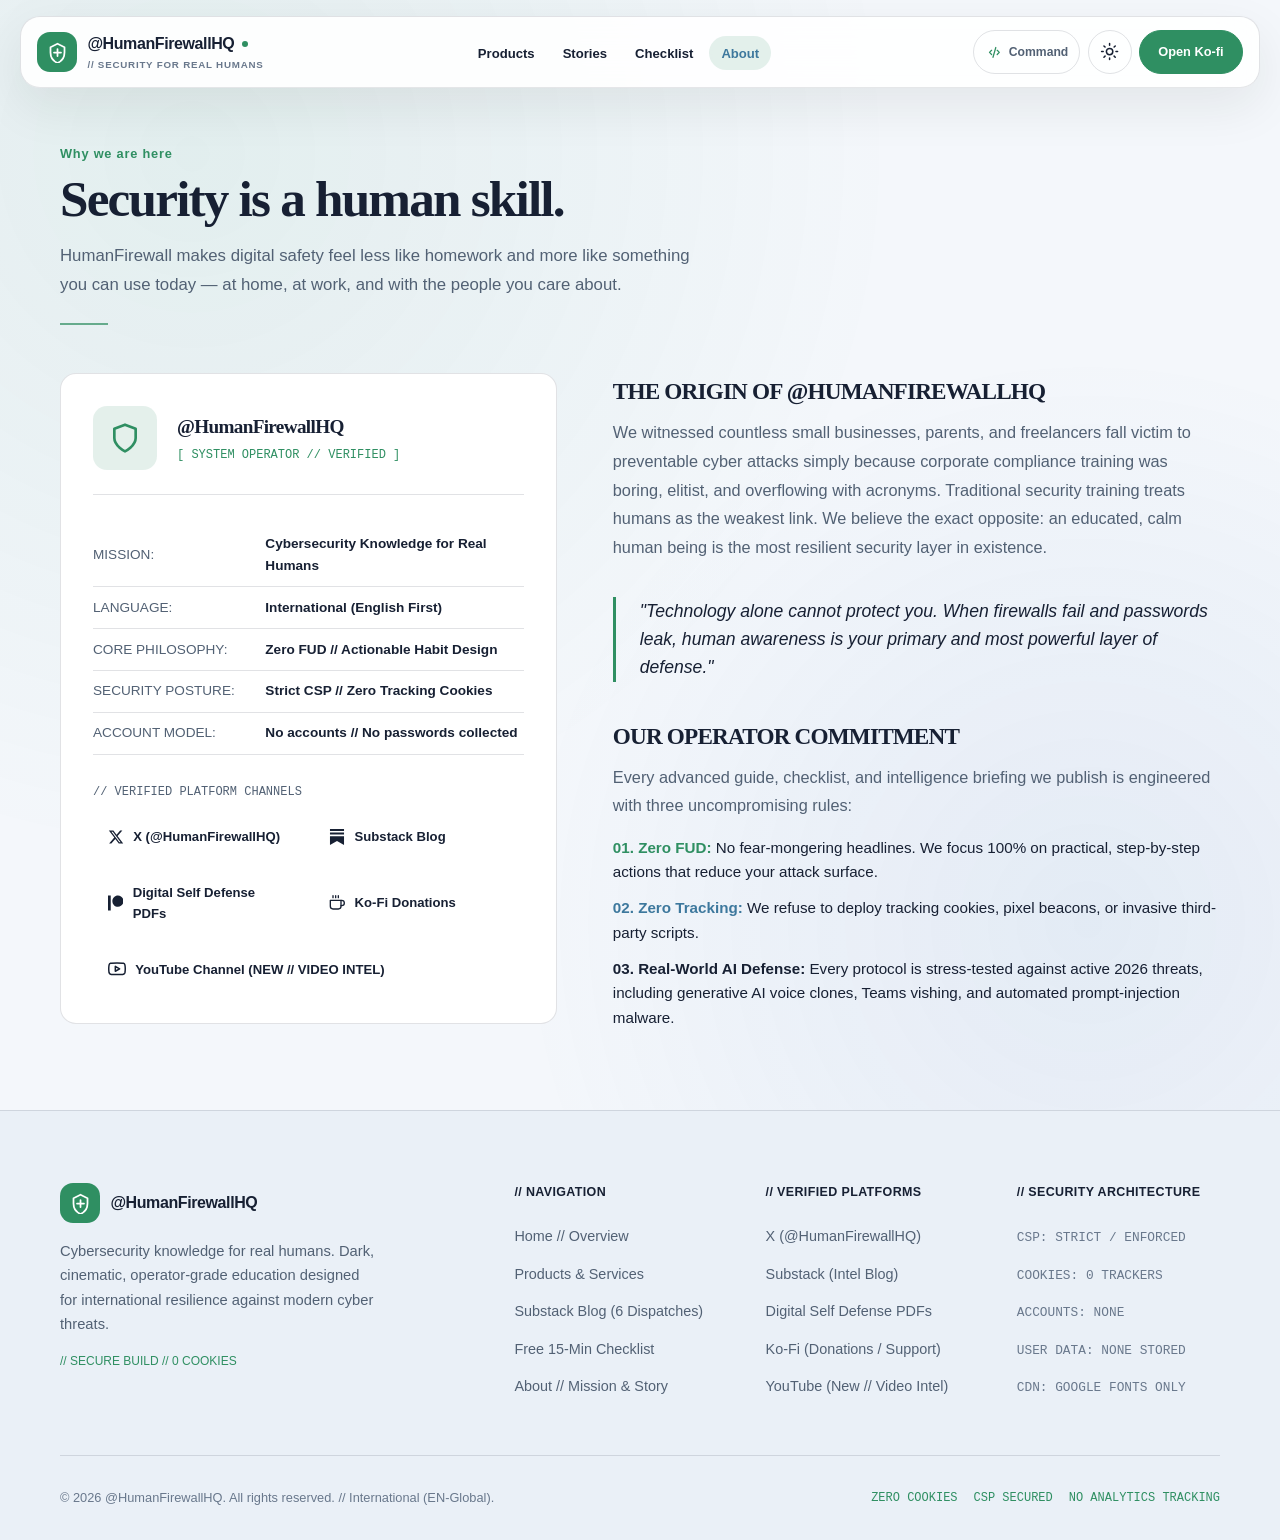
<file: about.html>
<!DOCTYPE html>
<html lang="en" class="dark no-js">
<head>
  <meta charset="UTF-8">
  <meta name="viewport" content="width=device-width, initial-scale=1.0">
  <meta http-equiv="Content-Security-Policy" content="default-src 'self'; style-src 'self' 'unsafe-inline' https://fonts.googleapis.com; font-src 'self' https://fonts.gstatic.com; img-src 'self' data: https://pbs.twimg.com; script-src 'self'; connect-src 'self'; object-src 'none'; base-uri 'self'; frame-ancestors 'none'; frame-src 'none'; worker-src 'none'; form-action 'self' https://humanfirewallhq.substack.com; upgrade-insecure-requests;">
  <title>@HumanFirewallHQ // About &amp; Mission</title>
  <meta name="description" content="Who is behind @HumanFirewallHQ? Our mission, our zero-FUD philosophy, and our international English-first cybersecurity training.">
  <link rel="icon" type="image/svg+xml" href="favicon.svg">
  <link rel="preconnect" href="https://fonts.googleapis.com">
  <link rel="preconnect" href="https://fonts.gstatic.com" crossorigin>
  <link href="https://fonts.googleapis.com/css2?family=DM+Sans:wght@400;500;600;700&family=Fraunces:opsz,wght@9..144,500;9..144,600;9..144,700&display=swap" rel="stylesheet">
  <script src="theme-bootstrap.js"></script>
  <link rel="stylesheet" href="style.css">
</head>
<body>
  <a class="skip-link" href="#main-content">Skip to main content</a>

  <!-- TOP NAVIGATION BAR -->
  <header class="navbar" role="banner">
    <div class="container nav-container">
      <a href="index.html" class="brand-logo" aria-label="@HumanFirewallHQ Home">
        <span class="brand-icon">
          <svg width="18" height="18" viewBox="0 0 24 24" fill="none" xmlns="http://www.w3.org/2000/svg">
            <path d="M12 2L4 6V12C4 17.5 7.5 22 12 24C16.5 22 20 17.5 20 12V6L12 2Z" stroke="currentColor" stroke-width="2" stroke-linecap="round" stroke-linejoin="round"/>
            <path d="M12 8V16M8 12H16" stroke="currentColor" stroke-width="2" stroke-linecap="round"/>
          </svg>
        </span>
        <div>
          <span class="brand-name-row">
            @HumanFirewallHQ <span class="brand-status-dot" title="DEFENSE CONSTRUCT OPERATIONAL"></span>
          </span>
          <span class="brand-tag">// SECURITY FOR REAL HUMANS</span>
        </div>
      </a>

      <nav aria-label="Primary Navigation">
        <ul class="nav-menu">
          <li><a href="products.html" class="nav-link">Products</a></li>
          <li><a href="blog.html" class="nav-link">Stories</a></li>
          <li><a href="checklist.html" class="nav-link">Checklist</a></li>
          <li><a href="about.html" class="nav-link active">About</a></li>
        </ul>
      </nav>

      <div class="nav-actions">
        <button type="button" class="theme-toggle" id="theme-toggle" aria-pressed="false" aria-label="Switch to dark mode"><svg class="theme-icon theme-moon" aria-hidden="true" viewBox="0 0 24 24" fill="none" stroke="currentColor" stroke-width="1.9" stroke-linecap="round" stroke-linejoin="round"><path d="M20.5 14.2A8.5 8.5 0 1 1 9.8 3.5 8.5 8.5 0 0 0 20.5 14.2Z"></path></svg><span class="theme-toggle-label">Theme</span></button>

                <a href="https://ko-fi.com/humanfirewall" target="_blank" rel="noopener noreferrer" class="btn btn-primary btn-sm">
          <span>Open Ko-fi</span>
        </a>

        <button type="button" class="mobile-menu-btn" id="mobile-menu-btn" aria-label="Toggle navigation drawer" aria-expanded="false" aria-controls="mobile-drawer">
          <svg width="22" height="22" viewBox="0 0 24 24" fill="none" stroke="currentColor" stroke-width="2" stroke-linecap="round" stroke-linejoin="round">
            <line x1="3" y1="12" x2="21" y2="12"></line>
            <line x1="3" y1="6" x2="21" y2="6"></line>
            <line x1="3" y1="18" x2="21" y2="18"></line>
          </svg>
        </button>
      </div>
    </div>
  </header>

  <!-- MOBILE MENU DRAWER -->
  <nav class="mobile-drawer" id="mobile-drawer" aria-label="Mobile Navigation" aria-hidden="true">
    <ul class="mobile-drawer-list">
      <li><a href="products.html" class="mobile-drawer-link">Products</a></li>
      <li><a href="blog.html" class="mobile-drawer-link">Stories</a></li>
      <li><a href="checklist.html" class="mobile-drawer-link">Checklist</a></li>
      <li><a href="about.html" class="mobile-drawer-link">About</a></li>
      <li>
        <a href="https://ko-fi.com/humanfirewall" target="_blank" rel="noopener noreferrer" class="btn btn-primary" style="margin-top: 1rem; width: 100%;">
          Open Ko-fi
        </a>
      </li>
    </ul>
  </nav>

  <main id="main-content" class="page-main">
    <div class="container">
      <div class="section-header">
        <span class="section-eyebrow">Why we are here</span>
        <h1 class="section-title">Security is a human skill.</h1>
        <p class="section-description">
          HumanFirewall makes digital safety feel less like homework and more like something you can use today — at home, at work, and with the people you care about.
        </p>
      </div>

      <div class="about-grid">
        <!-- Operator Profile Card -->
        <div class="operator-profile-card">
          <div class="profile-header">
            <div class="profile-avatar">
              <svg width="32" height="32" viewBox="0 0 24 24" fill="none" stroke="currentColor" stroke-width="2" stroke-linecap="round" stroke-linejoin="round">
                <path d="M12 22s8-4 8-10V5l-8-3-8 3v7c0 6 8 10 8 10z"></path>
              </svg>
            </div>
            <div class="profile-meta">
              <h3>@HumanFirewallHQ</h3>
              <div class="status">[ SYSTEM OPERATOR // VERIFIED ]</div>
            </div>
          </div>

          <table class="profile-data-table">
            <tbody>
              <tr>
                <td>MISSION:</td>
                <td>Cybersecurity Knowledge for Real Humans</td>
              </tr>
              <tr>
                <td>LANGUAGE:</td>
                <td>International (English First)</td>
              </tr>
              <tr>
                <td>CORE PHILOSOPHY:</td>
                <td>Zero FUD // Actionable Habit Design</td>
              </tr>
              <tr>
                <td>SECURITY POSTURE:</td>
                <td>Strict CSP // Zero Tracking Cookies</td>
              </tr>
              <tr>
                <td>ACCOUNT MODEL:</td>
                <td>No accounts // No passwords collected</td>
              </tr>
            </tbody>
          </table>

          <div style="font-family: monospace; font-size: 0.75rem; color: var(--text-secondary); margin-bottom: 0.8rem;">
            // VERIFIED PLATFORM CHANNELS
          </div>

          <div class="platform-links-grid">
            <a href="https://x.com/HumanFirewallHQ" target="_blank" rel="noopener noreferrer" class="platform-link-chip">
              <svg width="16" height="16" viewBox="0 0 24 24" fill="currentColor">
                <path d="M18.244 2.25h3.308l-7.227 8.26 8.502 11.24H16.17l-5.214-6.817L4.99 21.75H1.68l7.73-8.835L1.254 2.25H8.08l4.713 6.231zm-1.161 17.52h1.833L7.084 4.126H5.117z"/>
              </svg>
              <span>X (@HumanFirewallHQ)</span>
            </a>

            <a href="https://humanfirewallhq.substack.com/" target="_blank" rel="noopener noreferrer" class="platform-link-chip">
              <svg width="16" height="16" viewBox="0 0 24 24" fill="currentColor">
                <path d="M22.539 8.242H1.46V5.406h21.08v2.836zM1.46 10.812V24L12 18.11 22.54 24V10.812H1.46zM22.54 0H1.46v2.836h21.08V0z"/>
              </svg>
              <span>Substack Blog</span>
            </a>

            <a href="https://ko-fi.com/humanfirewall" target="_blank" rel="noopener noreferrer" class="platform-link-chip">
              <svg width="16" height="16" viewBox="0 0 24 24" fill="currentColor">
                <path d="M15.386 0.524c-4.764 0-8.64 3.876-8.64 8.64 0 4.75 3.876 8.613 8.64 8.613 4.75 0 8.614-3.864 8.614-8.613C24 4.4 20.136 0.524 15.386 0.524M0.003 23.537h4.22V0.524H0.003"/>
              </svg>
              <span>Digital Self Defense PDFs</span>
            </a>

            <a href="https://ko-fi.com/humanfirewall" target="_blank" rel="noopener noreferrer" class="platform-link-chip">
              <svg width="16" height="16" viewBox="0 0 24 24" fill="none" stroke="currentColor" stroke-width="2" stroke-linecap="round" stroke-linejoin="round">
                <path d="M18 8h1a4 4 0 0 1 0 8h-1"></path>
                <path d="M2 8h16v9a4 4 0 0 1-4 4H6a4 4 0 0 1-4-4V8z"></path>
                <line x1="6" y1="1" x2="6" y2="4"></line>
                <line x1="10" y1="1" x2="10" y2="4"></line>
                <line x1="14" y1="1" x2="14" y2="4"></line>
              </svg>
              <span>Ko-Fi Donations</span>
            </a>

            <a href="https://linktr.ee/HumanFirewall" target="_blank" rel="noopener noreferrer" class="platform-link-chip" style="grid-column: span 2;">
              <svg width="18" height="18" viewBox="0 0 24 24" fill="none" stroke="currentColor" stroke-width="2" stroke-linecap="round" stroke-linejoin="round">
                <path d="M22.54 6.42a2.78 2.78 0 0 0-1.94-2C18.88 4 12 4 12 4s-6.88 0-8.6.46a2.78 2.78 0 0 0-1.94 2A29 29 0 0 0 1 11.75a29 29 0 0 0 .46 5.33A2.78 2.78 0 0 0 3.4 19c1.72.46 8.6.46 8.6.46s6.88 0 8.6-.46a2.78 2.78 0 0 0 1.94-2 29 29 0 0 0 .46-5.25 29 29 0 0 0-.46-5.33z"></path>
                <polygon points="9.75 15.02 15.5 11.75 9.75 8.48 9.75 15.02"></polygon>
              </svg>
              <span>YouTube Channel (NEW // VIDEO INTEL)</span>
            </a>
          </div>
        </div>

        <!-- Narrative Column -->
        <div class="about-narrative">
          <div>
            <h3>THE ORIGIN OF @HUMANFIREWALLHQ</h3>
            <p>
              We witnessed countless small businesses, parents, and freelancers fall victim to preventable cyber attacks simply because corporate compliance training was boring, elitist, and overflowing with acronyms. Traditional security training treats humans as the weakest link. We believe the exact opposite: an educated, calm human being is the most resilient security layer in existence.
            </p>
          </div>

          <blockquote class="about-quote">
            "Technology alone cannot protect you. When firewalls fail and passwords leak, human awareness is your primary and most powerful layer of defense."
          </blockquote>

          <div>
            <h3>OUR OPERATOR COMMITMENT</h3>
            <p>
              Every advanced guide, checklist, and intelligence briefing we publish is engineered with three uncompromising rules:
            </p>
            <ul style="list-style:none; display:flex; flex-direction:column; gap:0.75rem; margin-top:1rem; font-size:0.95rem; color:var(--text-primary);">
              <li><strong style="color:var(--accent-green)">01. Zero FUD:</strong> No fear-mongering headlines. We focus 100% on practical, step-by-step actions that reduce your attack surface.</li>
              <li><strong style="color:var(--accent-blue)">02. Zero Tracking:</strong> We refuse to deploy tracking cookies, pixel beacons, or invasive third-party scripts.</li>
              <li><strong>03. Real-World AI Defense:</strong> Every protocol is stress-tested against active 2026 threats, including generative AI voice clones, Teams vishing, and automated prompt-injection malware.</li>
            </ul>
          </div>
        </div>
      </div>
    </div>
  </main>

  <!-- FOOTER -->
  <footer class="site-footer" role="contentinfo">
    <div class="container">
      <div class="footer-grid">
        <div class="footer-brand">
          <a href="index.html" class="brand-logo" aria-label="@HumanFirewallHQ Home">
            <span class="brand-icon">
              <svg width="18" height="18" viewBox="0 0 24 24" fill="none" xmlns="http://www.w3.org/2000/svg">
                <path d="M12 2L4 6V12C4 17.5 7.5 22 12 24C16.5 22 20 17.5 20 12V6L12 2Z" stroke="currentColor" stroke-width="2" stroke-linecap="round" stroke-linejoin="round"/>
                <path d="M12 8V16M8 12H16" stroke="currentColor" stroke-width="2" stroke-linecap="round"/>
              </svg>
            </span>
            <span>@HumanFirewallHQ</span>
          </a>
          <p>
            Cybersecurity knowledge for real humans. Dark, cinematic, operator-grade education designed for international resilience against modern cyber threats.
          </p>
          <div class="footer-note">
            // SECURE BUILD // 0 COOKIES
          </div>
        </div>

        <div>
          <h3 class="footer-column-title">// NAVIGATION</h3>
          <ul class="footer-links">
            <li><a href="index.html" class="footer-link">Home // Overview</a></li>
            <li><a href="products.html" class="footer-link">Products &amp; Services</a></li>
            <li><a href="blog.html" class="footer-link">Substack Blog (6 Dispatches)</a></li>
            <li><a href="checklist.html" class="footer-link">Free 15-Min Checklist</a></li>
            <li><a href="about.html" class="footer-link">About // Mission &amp; Story</a></li>
          </ul>
        </div>

        <div>
          <h3 class="footer-column-title">// VERIFIED PLATFORMS</h3>
          <ul class="footer-links">
            <li><a href="https://x.com/HumanFirewallHQ" target="_blank" rel="noopener noreferrer" class="footer-link">X (@HumanFirewallHQ)</a></li>
            <li><a href="https://humanfirewallhq.substack.com/" target="_blank" rel="noopener noreferrer" class="footer-link">Substack (Intel Blog)</a></li>
            <li><a href="https://ko-fi.com/humanfirewall" target="_blank" rel="noopener noreferrer" class="footer-link">Digital Self Defense PDFs</a></li>
            <li><a href="https://ko-fi.com/humanfirewall" target="_blank" rel="noopener noreferrer" class="footer-link">Ko-Fi (Donations / Support)</a></li>
            <li><a href="https://linktr.ee/HumanFirewall" target="_blank" rel="noopener noreferrer" class="footer-link">YouTube (New // Video Intel)</a></li>
          </ul>
        </div>

        <div>
          <h3 class="footer-column-title">// SECURITY ARCHITECTURE</h3>
          <ul class="footer-links">
            <li><span class="text-muted font-mono security-note">CSP: STRICT / ENFORCED</span></li>
            <li><span class="text-muted font-mono security-note">COOKIES: 0 TRACKERS</span></li>
            <li><span class="text-muted font-mono security-note">ACCOUNTS: NONE</span></li>
            <li><span class="text-muted font-mono security-note">USER DATA: NONE STORED</span></li>
            <li><span class="text-muted font-mono security-note">CDN: GOOGLE FONTS ONLY</span></li>
          </ul>
        </div>
      </div>

      <div class="footer-bottom">
        <div>&copy; 2026 @HumanFirewallHQ. All rights reserved. // International (EN-Global).</div>
        <div class="footer-security-badges">
          <span>ZERO COOKIES</span>
          <span>CSP SECURED</span>
          <span>NO ANALYTICS TRACKING</span>
        </div>
      </div>
    </div>
  </footer>

  <noscript><div class="noscript-notice">JavaScript is disabled. The page remains readable, but theme controls are unavailable.</div></noscript>

  <script src="script.js"></script>
</body>
</html>
</file>
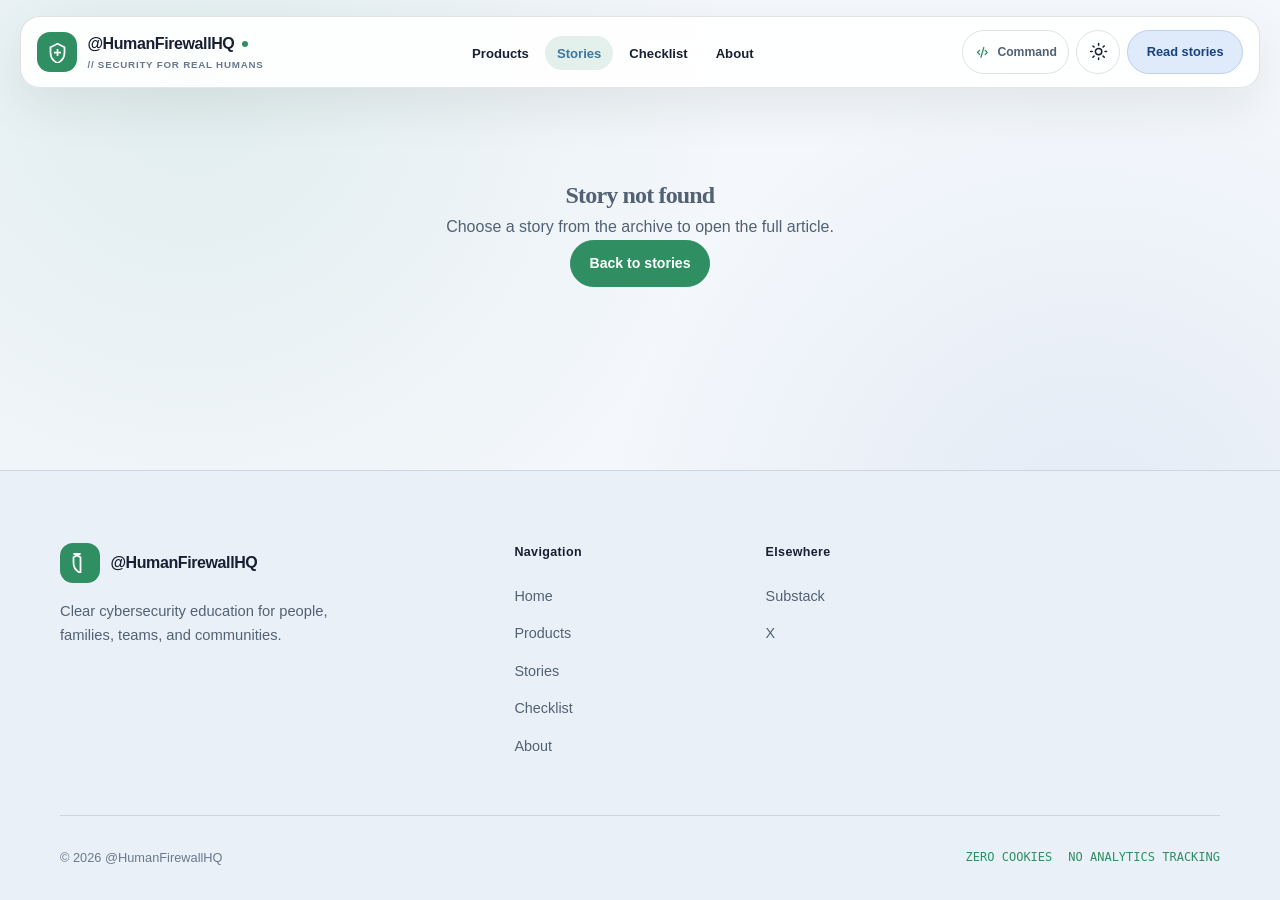
<file: article.html>
<!DOCTYPE html>
<html lang="en" class="dark no-js">
<head>
  <meta charset="UTF-8">
  <meta name="viewport" content="width=device-width, initial-scale=1.0">
  <meta http-equiv="Content-Security-Policy" content="default-src 'self'; style-src 'self' 'unsafe-inline' https://fonts.googleapis.com; font-src 'self' https://fonts.gstatic.com; img-src 'self' data: https://pbs.twimg.com; script-src 'self'; connect-src 'self'; object-src 'none'; base-uri 'self'; frame-ancestors 'none'; frame-src 'none'; worker-src 'none'; form-action 'self' https://humanfirewallhq.substack.com; upgrade-insecure-requests;">
  <title>HumanFirewall // Story</title>
  <meta name="description" content="A full HumanFirewall investigation about the scams and systems shaping digital life.">
  <link rel="icon" type="image/svg+xml" href="favicon.svg">
  <link rel="preconnect" href="https://fonts.googleapis.com">
  <link rel="preconnect" href="https://fonts.gstatic.com" crossorigin>
  <link href="https://fonts.googleapis.com/css2?family=DM+Sans:wght@400;500;600;700&family=Fraunces:opsz,wght@9..144,500;9..144,600;9..144,700&display=swap" rel="stylesheet">
  <script src="theme-bootstrap.js"></script>
  <link rel="stylesheet" href="style.css">
</head>
<body>
  <a class="skip-link" href="#main-content">Skip to main content</a>
  <header class="navbar" role="banner">
    <div class="container nav-container">
      <a href="index.html" class="brand-logo" aria-label="HumanFirewall home">
        <span class="brand-icon"><svg width="18" height="18" viewBox="0 0 24 24" fill="none" stroke="currentColor" stroke-width="2" aria-hidden="true"><path d="M12 2 4 6v6c0 5.5 3.5 10 8 12 4.5-2 8-6.5 8-12V6l-8-4Z"/><path d="M12 8v8M8 12h8"/></svg></span>
        <span><span class="brand-name-row">@HumanFirewallHQ <span class="brand-status-dot"></span></span><span class="brand-tag">// security for real humans</span></span>
      </a>
      <nav aria-label="Primary navigation"><ul class="nav-menu"><li><a href="products.html" class="nav-link">Products</a></li><li><a href="blog.html" class="nav-link active">Stories</a></li><li><a href="checklist.html" class="nav-link">Checklist</a></li><li><a href="about.html" class="nav-link">About</a></li></ul></nav>
      <div class="nav-actions">
        <button type="button" class="theme-toggle" id="theme-toggle" aria-pressed="false" aria-label="Switch to dark mode"><svg class="theme-icon theme-moon" aria-hidden="true" viewBox="0 0 24 24" fill="none" stroke="currentColor" stroke-width="1.9" stroke-linecap="round" stroke-linejoin="round"><path d="M20.5 14.2A8.5 8.5 0 0 1 9.8 3.5 8.5 8.5 0 1 0 20.5 14.2Z"/></svg><span class="theme-toggle-label">Theme</span></button>
        <a href="https://humanfirewallhq.substack.com/" target="_blank" rel="noopener noreferrer" class="btn btn-secondary btn-sm">Read stories</a>
        <button type="button" class="mobile-menu-btn" id="mobile-menu-btn" aria-label="Toggle navigation drawer" aria-expanded="false" aria-controls="mobile-drawer"><svg width="22" height="22" viewBox="0 0 24 24" fill="none" stroke="currentColor" stroke-width="2" aria-hidden="true"><path d="M3 6h18M3 12h18M3 18h18"/></svg></button>
      </div>
    </div>
  </header>
  <nav class="mobile-drawer" id="mobile-drawer" aria-label="Mobile navigation" aria-hidden="true"><ul class="mobile-drawer-list"><li><a href="products.html" class="mobile-drawer-link">Products</a></li><li><a href="blog.html" class="mobile-drawer-link">Stories</a></li><li><a href="checklist.html" class="mobile-drawer-link">Checklist</a></li><li><a href="about.html" class="mobile-drawer-link">About</a></li><li><a href="https://humanfirewallhq.substack.com/" target="_blank" rel="noopener noreferrer" class="btn btn-secondary">Read stories</a></li></ul></nav>

  <main id="main-content" class="page-main article-page-main">
    <div class="container">
      <article id="article-page" class="article-page" aria-live="polite"><p class="archive-loading">Loading the full story…</p></article>
      <noscript><div class="archive-empty"><h1>JavaScript is required</h1><p>The full local article needs JavaScript to load its content.</p><a class="btn btn-primary" href="blog.html">Back to stories</a></div></noscript>
    </div>
  </main>

  <footer class="site-footer" role="contentinfo"><div class="container"><div class="footer-grid"><div class="footer-brand"><a href="index.html" class="brand-logo" aria-label="HumanFirewall home"><span class="brand-icon"><svg width="18" height="18" viewBox="0 0 24 24" fill="none" stroke="currentColor" stroke-width="2" aria-hidden="true"><path d="M12 2 4 6v6c0 5.5 3.5 10 8 12V6l-8-4Z"/></svg></span><span>@HumanFirewallHQ</span></a><p>Clear cybersecurity education for people, families, teams, and communities.</p></div><div><h3 class="footer-column-title">Navigation</h3><ul class="footer-links"><li><a href="index.html" class="footer-link">Home</a></li><li><a href="products.html" class="footer-link">Products</a></li><li><a href="blog.html" class="footer-link">Stories</a></li><li><a href="checklist.html" class="footer-link">Checklist</a></li><li><a href="about.html" class="footer-link">About</a></li></ul></div><div><h3 class="footer-column-title">Elsewhere</h3><ul class="footer-links"><li><a href="https://humanfirewallhq.substack.com/" target="_blank" rel="noopener noreferrer" class="footer-link">Substack</a></li><li><a href="https://x.com/HumanFirewallHQ" target="_blank" rel="noopener noreferrer" class="footer-link">X</a></li></ul></div></div><div class="footer-bottom"><div>© 2026 @HumanFirewallHQ</div><div class="footer-security-badges"><span>ZERO COOKIES</span><span>NO ANALYTICS TRACKING</span></div></div></div></footer>
  <script src="script.js"></script>
</body>
</html>
</file>
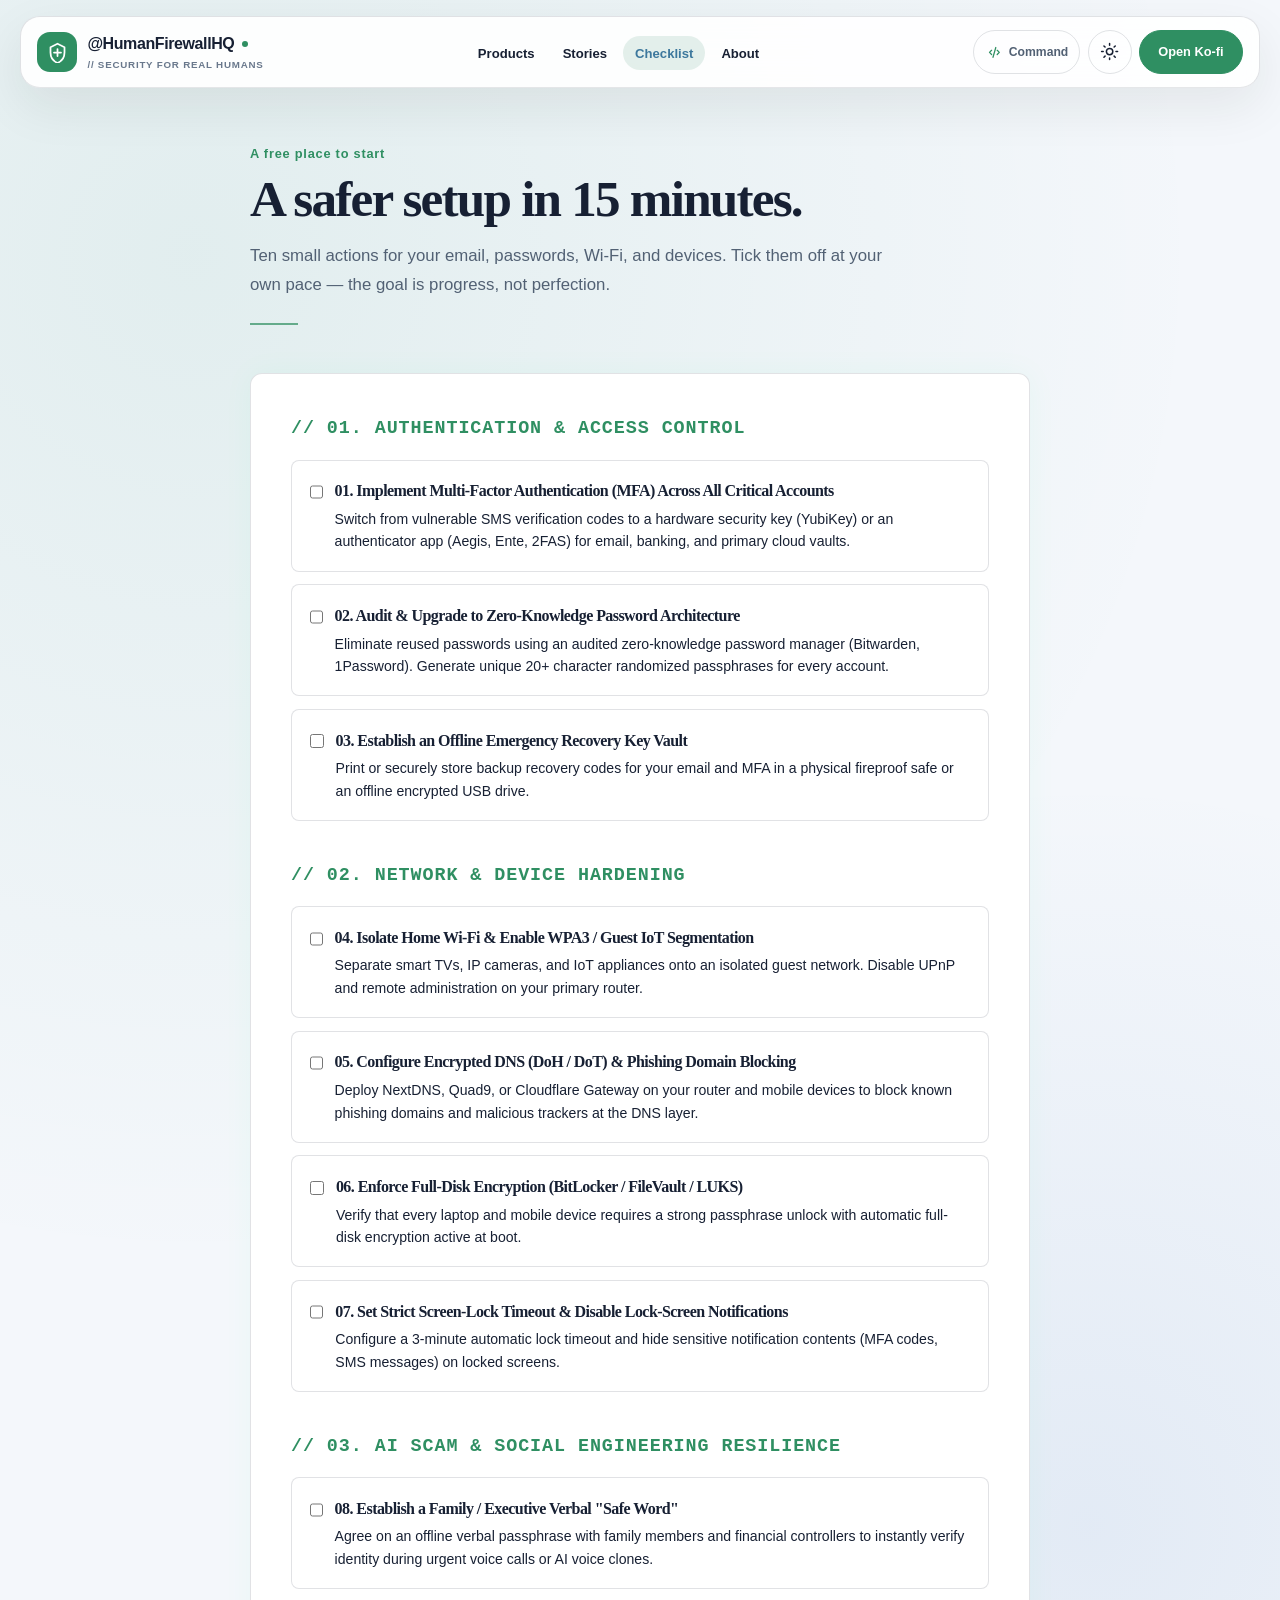
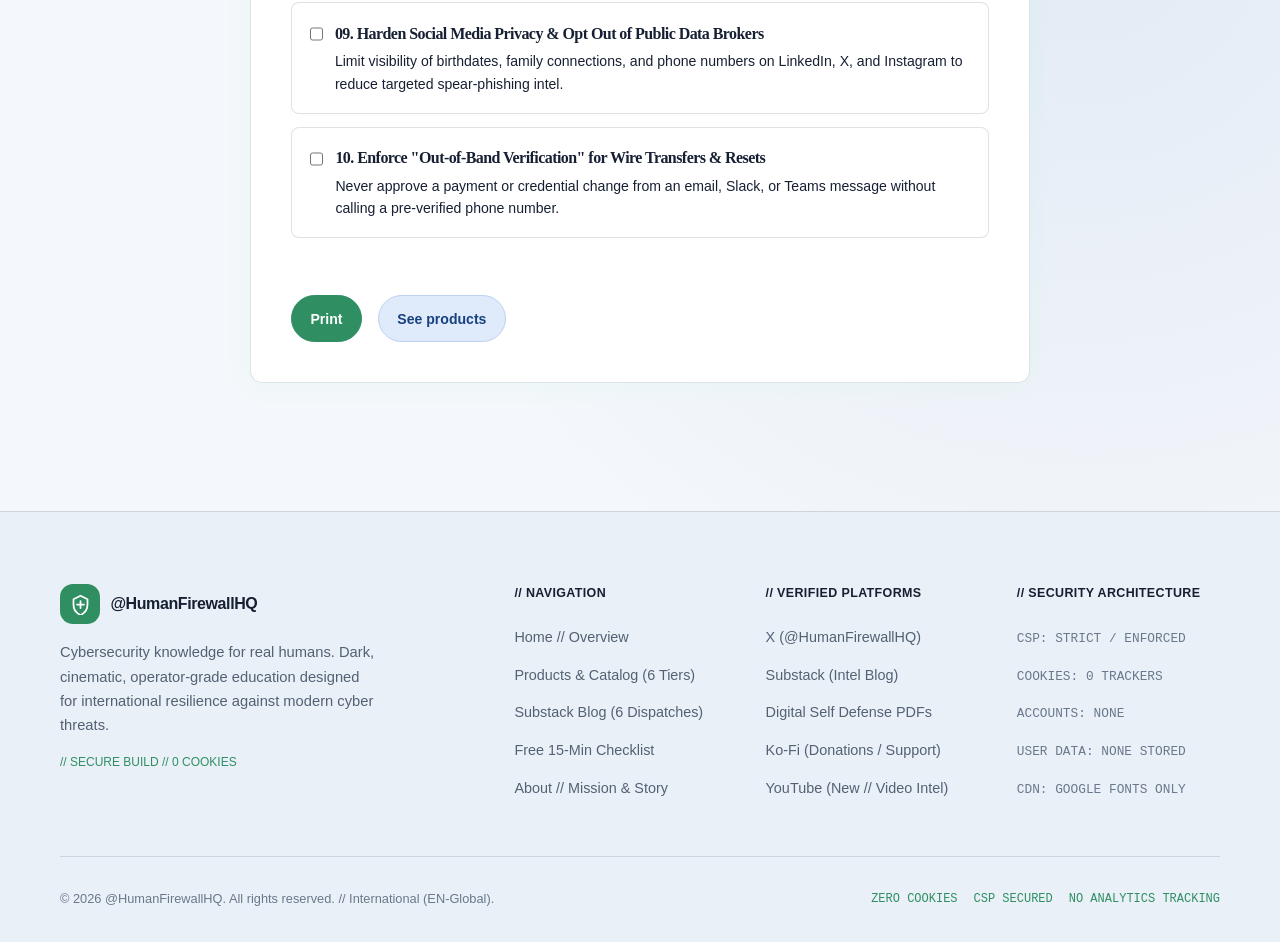
<file: checklist.html>
<!DOCTYPE html>
<html lang="en" class="dark no-js">
<head>
  <meta charset="UTF-8">
  <meta name="viewport" content="width=device-width, initial-scale=1.0">
  <meta http-equiv="Content-Security-Policy" content="default-src 'self'; style-src 'self' 'unsafe-inline' https://fonts.googleapis.com; font-src 'self' https://fonts.gstatic.com; img-src 'self' data: https://pbs.twimg.com; script-src 'self'; connect-src 'self'; object-src 'none'; base-uri 'self'; frame-ancestors 'none'; frame-src 'none'; worker-src 'none'; form-action 'self' https://humanfirewallhq.substack.com; upgrade-insecure-requests;">
  <title>@HumanFirewallHQ // 15-Minute Tactical Security Checklist</title>
  <meta name="description" content="10 actionable, zero-jargon defensive hardening actions for real humans. Defend against 99% of opportunistic cyber attacks within 15 minutes.">
  <link rel="icon" type="image/svg+xml" href="favicon.svg">
  <link rel="preconnect" href="https://fonts.googleapis.com">
  <link rel="preconnect" href="https://fonts.gstatic.com" crossorigin>
  <link href="https://fonts.googleapis.com/css2?family=DM+Sans:wght@400;500;600;700&family=Fraunces:opsz,wght@9..144,500;9..144,600;9..144,700&display=swap" rel="stylesheet">
  <script src="theme-bootstrap.js"></script>
  <link rel="stylesheet" href="style.css">
</head>
<body>
  <a class="skip-link" href="#main-content">Skip to main content</a>

  <!-- TOP NAVIGATION BAR -->
  <header class="navbar" role="banner">
    <div class="container nav-container">
      <a href="index.html" class="brand-logo" aria-label="@HumanFirewallHQ Home">
        <span class="brand-icon">
          <svg width="18" height="18" viewBox="0 0 24 24" fill="none" xmlns="http://www.w3.org/2000/svg">
            <path d="M12 2L4 6V12C4 17.5 7.5 22 12 24C16.5 22 20 17.5 20 12V6L12 2Z" stroke="currentColor" stroke-width="2" stroke-linecap="round" stroke-linejoin="round"/>
            <path d="M12 8V16M8 12H16" stroke="currentColor" stroke-width="2" stroke-linecap="round"/>
          </svg>
        </span>
        <div>
          <span class="brand-name-row">
            @HumanFirewallHQ <span class="brand-status-dot" title="DEFENSE CONSTRUCT OPERATIONAL"></span>
          </span>
          <span class="brand-tag">// SECURITY FOR REAL HUMANS</span>
        </div>
      </a>

      <nav aria-label="Primary Navigation">
        <ul class="nav-menu">
          <li><a href="products.html" class="nav-link">Products</a></li>
          <li><a href="blog.html" class="nav-link">Stories</a></li>
          <li><a href="checklist.html" class="nav-link active">Checklist</a></li>
          <li><a href="about.html" class="nav-link">About</a></li>
        </ul>
      </nav>

      <div class="nav-actions">
        <button type="button" class="theme-toggle" id="theme-toggle" aria-pressed="false" aria-label="Switch to dark mode"><svg class="theme-icon theme-moon" aria-hidden="true" viewBox="0 0 24 24" fill="none" stroke="currentColor" stroke-width="1.9" stroke-linecap="round" stroke-linejoin="round"><path d="M20.5 14.2A8.5 8.5 0 1 1 9.8 3.5 8.5 8.5 0 0 0 20.5 14.2Z"></path></svg><span class="theme-toggle-label">Theme</span></button>

                <a href="https://ko-fi.com/humanfirewall" target="_blank" rel="noopener noreferrer" class="btn btn-primary btn-sm">
          <span>Open Ko-fi</span>
        </a>

        <button type="button" class="mobile-menu-btn" id="mobile-menu-btn" aria-label="Toggle navigation drawer" aria-expanded="false" aria-controls="mobile-drawer">
          <svg width="22" height="22" viewBox="0 0 24 24" fill="none" stroke="currentColor" stroke-width="2" stroke-linecap="round" stroke-linejoin="round">
            <line x1="3" y1="12" x2="21" y2="12"></line>
            <line x1="3" y1="6" x2="21" y2="6"></line>
            <line x1="3" y1="18" x2="21" y2="18"></line>
          </svg>
        </button>
      </div>
    </div>
  </header>

  <!-- MOBILE MENU DRAWER -->
  <nav class="mobile-drawer" id="mobile-drawer" aria-label="Mobile Navigation" aria-hidden="true">
    <ul class="mobile-drawer-list">
      <li><a href="products.html" class="mobile-drawer-link">Products</a></li>
      <li><a href="blog.html" class="mobile-drawer-link">Stories</a></li>
      <li><a href="checklist.html" class="mobile-drawer-link">Checklist</a></li>
      <li><a href="about.html" class="mobile-drawer-link">About</a></li>
      <li>
        <a href="https://ko-fi.com/humanfirewall" target="_blank" rel="noopener noreferrer" class="btn btn-primary" style="margin-top: 1rem; width: 100%;">
          Open Ko-fi
        </a>
      </li>
    </ul>
  </nav>

  <main id="main-content" class="page-main">
    <div class="container" style="max-width: 860px;">
      <div class="section-header">
        <span class="section-eyebrow">A free place to start</span>
        <h1 class="section-title">A safer setup in 15 minutes.</h1>
        <p class="section-description">
          Ten small actions for your email, passwords, Wi-Fi, and devices. Tick them off at your own pace — the goal is progress, not perfection.
        </p>
      </div>

      <div style="background: var(--card-bg); border: 1px solid var(--card-border); border-radius: 12px; padding: 2.5rem; box-shadow: 0 0 30px rgba(0, 255, 136, 0.05); margin-bottom: 3rem;">
        
        <!-- SECTION 1 -->
        <div style="margin-bottom: 2.5rem;">
          <h2 style="font-size: 1.15rem; color: var(--accent-green); margin-bottom: 1rem; font-family: monospace; text-transform: uppercase; letter-spacing: 0.05em;">
            // 01. AUTHENTICATION &amp; ACCESS CONTROL
          </h2>
          
          <label class="checklist-item" style="display:flex; align-items:flex-start; gap:0.75rem; background:rgba(0,0,0,0.25); padding:1.1rem; border-radius:8px; border:1px solid rgba(255,255,255,0.08); margin-bottom:0.8rem; cursor:pointer;">
            <input type="checkbox" style="margin-top:0.3rem; accent-color:var(--accent-green); width:18px; height:18px; cursor:pointer;">
            <div>
              <h3 class="checklist-item-title">01. Implement Multi-Factor Authentication (MFA) Across All Critical Accounts</h3>
              <p style="font-size:0.88rem; color:var(--text-secondary);">Switch from vulnerable SMS verification codes to a hardware security key (YubiKey) or an authenticator app (Aegis, Ente, 2FAS) for email, banking, and primary cloud vaults.</p>
            </div>
          </label>

          <label class="checklist-item" style="display:flex; align-items:flex-start; gap:0.75rem; background:rgba(0,0,0,0.25); padding:1.1rem; border-radius:8px; border:1px solid rgba(255,255,255,0.08); margin-bottom:0.8rem; cursor:pointer;">
            <input type="checkbox" style="margin-top:0.3rem; accent-color:var(--accent-green); width:18px; height:18px; cursor:pointer;">
            <div>
              <h3 class="checklist-item-title">02. Audit &amp; Upgrade to Zero-Knowledge Password Architecture</h3>
              <p style="font-size:0.88rem; color:var(--text-secondary);">Eliminate reused passwords using an audited zero-knowledge password manager (Bitwarden, 1Password). Generate unique 20+ character randomized passphrases for every account.</p>
            </div>
          </label>

          <label class="checklist-item" style="display:flex; align-items:flex-start; gap:0.75rem; background:rgba(0,0,0,0.25); padding:1.1rem; border-radius:8px; border:1px solid rgba(255,255,255,0.08); margin-bottom:0.8rem; cursor:pointer;">
            <input type="checkbox" style="margin-top:0.3rem; accent-color:var(--accent-green); width:18px; height:18px; cursor:pointer;">
            <div>
              <h3 class="checklist-item-title">03. Establish an Offline Emergency Recovery Key Vault</h3>
              <p style="font-size:0.88rem; color:var(--text-secondary);">Print or securely store backup recovery codes for your email and MFA in a physical fireproof safe or an offline encrypted USB drive.</p>
            </div>
          </label>
        </div>

        <!-- SECTION 2 -->
        <div style="margin-bottom: 2.5rem;">
          <h2 style="font-size: 1.15rem; color: var(--accent-green); margin-bottom: 1rem; font-family: monospace; text-transform: uppercase; letter-spacing: 0.05em;">
            // 02. NETWORK &amp; DEVICE HARDENING
          </h2>

          <label class="checklist-item" style="display:flex; align-items:flex-start; gap:0.75rem; background:rgba(0,0,0,0.25); padding:1.1rem; border-radius:8px; border:1px solid rgba(255,255,255,0.08); margin-bottom:0.8rem; cursor:pointer;">
            <input type="checkbox" style="margin-top:0.3rem; accent-color:var(--accent-green); width:18px; height:18px; cursor:pointer;">
            <div>
              <h3 class="checklist-item-title">04. Isolate Home Wi-Fi &amp; Enable WPA3 / Guest IoT Segmentation</h3>
              <p style="font-size:0.88rem; color:var(--text-secondary);">Separate smart TVs, IP cameras, and IoT appliances onto an isolated guest network. Disable UPnP and remote administration on your primary router.</p>
            </div>
          </label>

          <label class="checklist-item" style="display:flex; align-items:flex-start; gap:0.75rem; background:rgba(0,0,0,0.25); padding:1.1rem; border-radius:8px; border:1px solid rgba(255,255,255,0.08); margin-bottom:0.8rem; cursor:pointer;">
            <input type="checkbox" style="margin-top:0.3rem; accent-color:var(--accent-green); width:18px; height:18px; cursor:pointer;">
            <div>
              <h3 class="checklist-item-title">05. Configure Encrypted DNS (DoH / DoT) &amp; Phishing Domain Blocking</h3>
              <p style="font-size:0.88rem; color:var(--text-secondary);">Deploy NextDNS, Quad9, or Cloudflare Gateway on your router and mobile devices to block known phishing domains and malicious trackers at the DNS layer.</p>
            </div>
          </label>

          <label class="checklist-item" style="display:flex; align-items:flex-start; gap:0.75rem; background:rgba(0,0,0,0.25); padding:1.1rem; border-radius:8px; border:1px solid rgba(255,255,255,0.08); margin-bottom:0.8rem; cursor:pointer;">
            <input type="checkbox" style="margin-top:0.3rem; accent-color:var(--accent-green); width:18px; height:18px; cursor:pointer;">
            <div>
              <h3 class="checklist-item-title">06. Enforce Full-Disk Encryption (BitLocker / FileVault / LUKS)</h3>
              <p style="font-size:0.88rem; color:var(--text-secondary);">Verify that every laptop and mobile device requires a strong passphrase unlock with automatic full-disk encryption active at boot.</p>
            </div>
          </label>

          <label class="checklist-item" style="display:flex; align-items:flex-start; gap:0.75rem; background:rgba(0,0,0,0.25); padding:1.1rem; border-radius:8px; border:1px solid rgba(255,255,255,0.08); margin-bottom:0.8rem; cursor:pointer;">
            <input type="checkbox" style="margin-top:0.3rem; accent-color:var(--accent-green); width:18px; height:18px; cursor:pointer;">
            <div>
              <h3 class="checklist-item-title">07. Set Strict Screen-Lock Timeout &amp; Disable Lock-Screen Notifications</h3>
              <p style="font-size:0.88rem; color:var(--text-secondary);">Configure a 3-minute automatic lock timeout and hide sensitive notification contents (MFA codes, SMS messages) on locked screens.</p>
            </div>
          </label>
        </div>

        <!-- SECTION 3 -->
        <div style="margin-bottom: 2rem;">
          <h2 style="font-size: 1.15rem; color: var(--accent-green); margin-bottom: 1rem; font-family: monospace; text-transform: uppercase; letter-spacing: 0.05em;">
            // 03. AI SCAM &amp; SOCIAL ENGINEERING RESILIENCE
          </h2>

          <label class="checklist-item" style="display:flex; align-items:flex-start; gap:0.75rem; background:rgba(0,0,0,0.25); padding:1.1rem; border-radius:8px; border:1px solid rgba(255,255,255,0.08); margin-bottom:0.8rem; cursor:pointer;">
            <input type="checkbox" style="margin-top:0.3rem; accent-color:var(--accent-green); width:18px; height:18px; cursor:pointer;">
            <div>
              <h3 class="checklist-item-title">08. Establish a Family / Executive Verbal "Safe Word"</h3>
              <p style="font-size:0.88rem; color:var(--text-secondary);">Agree on an offline verbal passphrase with family members and financial controllers to instantly verify identity during urgent voice calls or AI voice clones.</p>
            </div>
          </label>

          <label class="checklist-item" style="display:flex; align-items:flex-start; gap:0.75rem; background:rgba(0,0,0,0.25); padding:1.1rem; border-radius:8px; border:1px solid rgba(255,255,255,0.08); margin-bottom:0.8rem; cursor:pointer;">
            <input type="checkbox" style="margin-top:0.3rem; accent-color:var(--accent-green); width:18px; height:18px; cursor:pointer;">
            <div>
              <h3 class="checklist-item-title">09. Harden Social Media Privacy &amp; Opt Out of Public Data Brokers</h3>
              <p style="font-size:0.88rem; color:var(--text-secondary);">Limit visibility of birthdates, family connections, and phone numbers on LinkedIn, X, and Instagram to reduce targeted spear-phishing intel.</p>
            </div>
          </label>

          <label class="checklist-item" style="display:flex; align-items:flex-start; gap:0.75rem; background:rgba(0,0,0,0.25); padding:1.1rem; border-radius:8px; border:1px solid rgba(255,255,255,0.08); margin-bottom:0.8rem; cursor:pointer;">
            <input type="checkbox" style="margin-top:0.3rem; accent-color:var(--accent-green); width:18px; height:18px; cursor:pointer;">
            <div>
              <h3 class="checklist-item-title">10. Enforce "Out-of-Band Verification" for Wire Transfers &amp; Resets</h3>
              <p style="font-size:0.88rem; color:var(--text-secondary);">Never approve a payment or credential change from an email, Slack, or Teams message without calling a pre-verified phone number.</p>
            </div>
          </label>
        </div>

        <div style="display:flex; flex-wrap:wrap; gap:1rem; border-top:1px solid rgba(255,255,255,0.1); padding-top:1.5rem;">
          <button class="btn btn-primary" id="print-checklist-btn">Print</button>
          <a href="products.html" class="btn btn-secondary">See products</a>
        </div>
      </div>
    </div>
  </main>

  <!-- FOOTER -->
  <footer class="site-footer" role="contentinfo">
    <div class="container">
      <div class="footer-grid">
        <div class="footer-brand">
          <a href="index.html" class="brand-logo" aria-label="@HumanFirewallHQ Home">
            <span class="brand-icon">
              <svg width="18" height="18" viewBox="0 0 24 24" fill="none" xmlns="http://www.w3.org/2000/svg">
                <path d="M12 2L4 6V12C4 17.5 7.5 22 12 24C16.5 22 20 17.5 20 12V6L12 2Z" stroke="currentColor" stroke-width="2" stroke-linecap="round" stroke-linejoin="round"/>
                <path d="M12 8V16M8 12H16" stroke="currentColor" stroke-width="2" stroke-linecap="round"/>
              </svg>
            </span>
            <span>@HumanFirewallHQ</span>
          </a>
          <p>
            Cybersecurity knowledge for real humans. Dark, cinematic, operator-grade education designed for international resilience against modern cyber threats.
          </p>
          <div class="footer-note">
            // SECURE BUILD // 0 COOKIES
          </div>
        </div>

        <div>
          <h3 class="footer-column-title">// NAVIGATION</h3>
          <ul class="footer-links">
            <li><a href="index.html" class="footer-link">Home // Overview</a></li>
            <li><a href="products.html" class="footer-link">Products &amp; Catalog (6 Tiers)</a></li>
            <li><a href="blog.html" class="footer-link">Substack Blog (6 Dispatches)</a></li>
            <li><a href="checklist.html" class="footer-link">Free 15-Min Checklist</a></li>
            <li><a href="about.html" class="footer-link">About // Mission &amp; Story</a></li>
          </ul>
        </div>

        <div>
          <h3 class="footer-column-title">// VERIFIED PLATFORMS</h3>
          <ul class="footer-links">
            <li><a href="https://x.com/HumanFirewallHQ" target="_blank" rel="noopener noreferrer" class="footer-link">X (@HumanFirewallHQ)</a></li>
            <li><a href="https://humanfirewallhq.substack.com/" target="_blank" rel="noopener noreferrer" class="footer-link">Substack (Intel Blog)</a></li>
            <li><a href="https://ko-fi.com/humanfirewall" target="_blank" rel="noopener noreferrer" class="footer-link">Digital Self Defense PDFs</a></li>
            <li><a href="https://ko-fi.com/humanfirewall" target="_blank" rel="noopener noreferrer" class="footer-link">Ko-Fi (Donations / Support)</a></li>
            <li><a href="https://linktr.ee/HumanFirewall" target="_blank" rel="noopener noreferrer" class="footer-link">YouTube (New // Video Intel)</a></li>
          </ul>
        </div>

        <div>
          <h3 class="footer-column-title">// SECURITY ARCHITECTURE</h3>
          <ul class="footer-links">
            <li><span class="text-muted font-mono security-note">CSP: STRICT / ENFORCED</span></li>
            <li><span class="text-muted font-mono security-note">COOKIES: 0 TRACKERS</span></li>
            <li><span class="text-muted font-mono security-note">ACCOUNTS: NONE</span></li>
            <li><span class="text-muted font-mono security-note">USER DATA: NONE STORED</span></li>
            <li><span class="text-muted font-mono security-note">CDN: GOOGLE FONTS ONLY</span></li>
          </ul>
        </div>
      </div>

      <div class="footer-bottom">
        <div>&copy; 2026 @HumanFirewallHQ. All rights reserved. // International (EN-Global).</div>
        <div class="footer-security-badges">
          <span>ZERO COOKIES</span>
          <span>CSP SECURED</span>
          <span>NO ANALYTICS TRACKING</span>
        </div>
      </div>
    </div>
  </footer>

  <noscript><div class="noscript-notice">JavaScript is disabled. Checklist progress will not be saved in this browser.</div></noscript>

  <script src="script.js"></script>
</body>
</html>
</file>
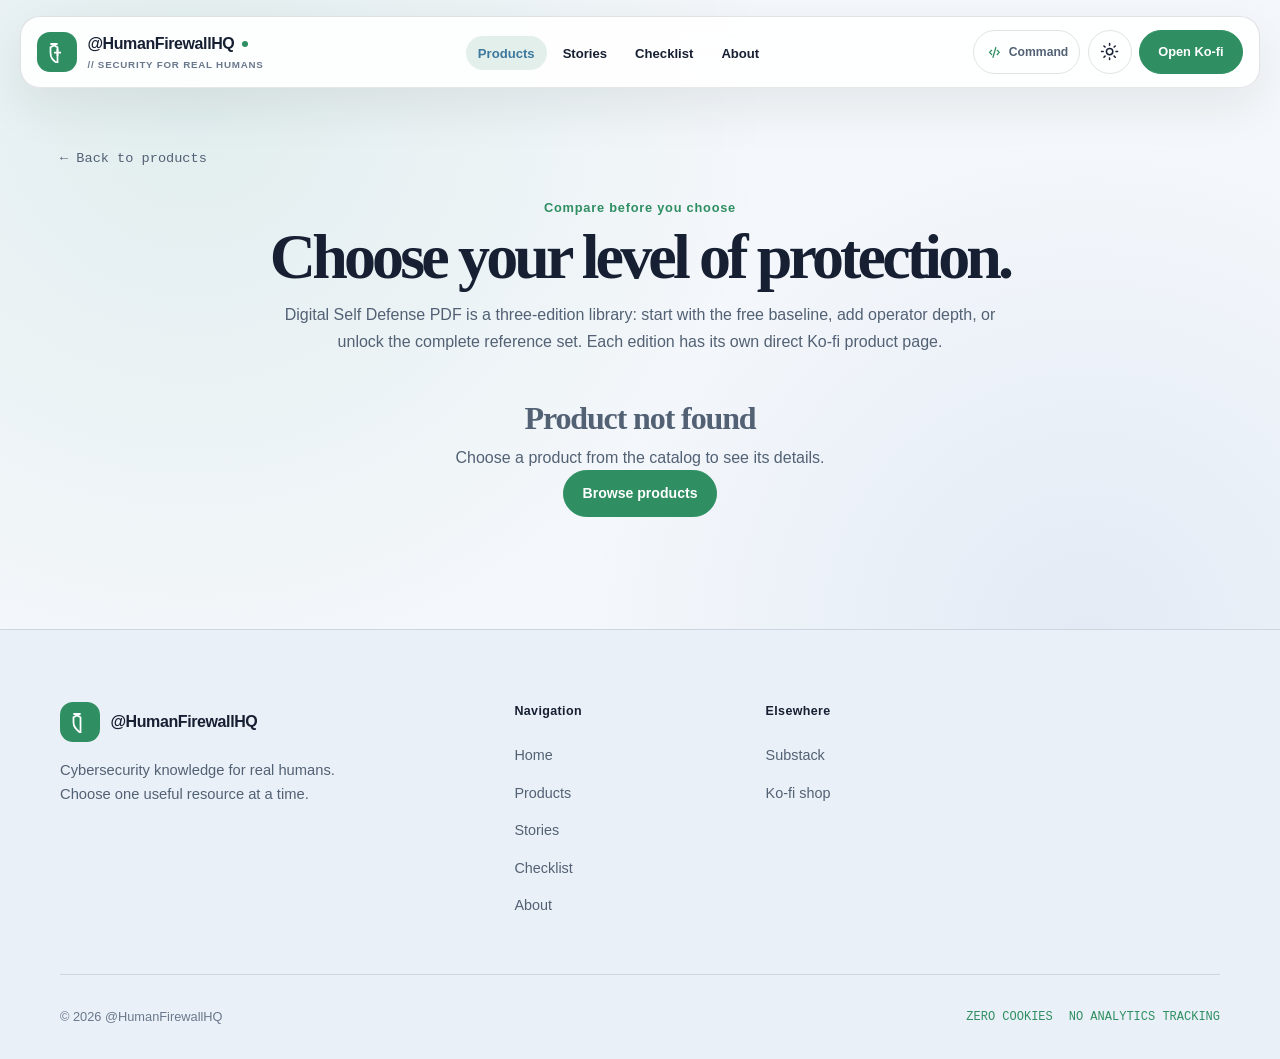
<file: product-detail.html>
<!doctype html>
<html lang="en" class="dark no-js">
<head>
  <meta charset="UTF-8">
  <meta name="viewport" content="width=device-width, initial-scale=1">
  <meta http-equiv="Content-Security-Policy" content="default-src 'self'; style-src 'self' 'unsafe-inline' https://fonts.googleapis.com; font-src 'self' https://fonts.gstatic.com; img-src 'self' data: https://pbs.twimg.com; script-src 'self'; connect-src 'self'; object-src 'none'; base-uri 'self'; frame-ancestors 'none'; frame-src 'none'; worker-src 'none'; form-action 'self' https://ko-fi.com; upgrade-insecure-requests;">
  <title>@HumanFirewallHQ // Digital Self Defense PDF</title>
  <meta name="description" content="Compare the Digital Self Defense PDF editions, page counts, included material, and direct Ko-fi purchase links.">
  <meta property="og:type" content="product"><meta property="og:title" content="Digital Self Defense PDF"><meta property="og:description" content="A three-edition digital self-defense library, from a free baseline to sovereign infrastructure guidance.">
  <link rel="icon" type="image/svg+xml" href="favicon.svg"><link rel="preconnect" href="https://fonts.googleapis.com"><link rel="preconnect" href="https://fonts.gstatic.com" crossorigin><link href="https://fonts.googleapis.com/css2?family=DM+Sans:wght@400;500;600;700&family=Fraunces:opsz,wght@9..144,500;9..144,600;9..144,700&display=swap" rel="stylesheet"><script src="theme-bootstrap.js"></script><link rel="stylesheet" href="style.css"><link rel="stylesheet" href="masterclass-commerce.css">
  <script type="application/ld+json" id="product-structured-data">{"@context":"https://schema.org","@type":"Product","name":"Digital Self Defense PDF","description":"A practical digital self-defense library with three editions and a complete bundle.","brand":{"@type":"Brand","name":"HumanFirewall"}}</script>
</head>
<body>
  <a class="skip-link" href="#main-content">Skip to main content</a>
  <header class="navbar" role="banner"><div class="container nav-container"><a href="index.html" class="brand-logo" aria-label="@HumanFirewallHQ Home"><span class="brand-icon"><svg width="18" height="18" viewBox="0 0 24 24" fill="none" aria-hidden="true"><path d="M12 2 4 6v6c0 5.5 3.5 10 8 12V6l-8-4Z" stroke="currentColor" stroke-width="2"/><path d="M12 8v8M8 12h8" stroke="currentColor" stroke-width="2"/></svg></span><span><span class="brand-name-row">@HumanFirewallHQ <span class="brand-status-dot"></span></span><span class="brand-tag">// security for real humans</span></span></a><nav aria-label="Primary navigation"><ul class="nav-menu"><li><a href="products.html" class="nav-link active">Products</a></li><li><a href="blog.html" class="nav-link">Stories</a></li><li><a href="checklist.html" class="nav-link">Checklist</a></li><li><a href="about.html" class="nav-link">About</a></li></ul></nav><div class="nav-actions"><button type="button" class="theme-toggle" id="theme-toggle" aria-pressed="false" aria-label="Switch to dark mode"><svg class="theme-icon theme-moon" aria-hidden="true" viewBox="0 0 24 24" fill="none" stroke="currentColor" stroke-width="1.9"><path d="M20.5 14.2A8.5 8.5 0 1 1 9.8 3.5 8.5 8.5 0 1 0 20.5 14.2Z"/></svg><span class="theme-toggle-label">Theme</span></button><a href="https://ko-fi.com/humanfirewall" target="_blank" rel="noopener noreferrer" class="btn btn-primary btn-sm">Open Ko-fi</a><button type="button" class="mobile-menu-btn" id="mobile-menu-btn" aria-label="Toggle navigation drawer" aria-expanded="false" aria-controls="mobile-drawer"><svg width="22" height="22" viewBox="0 0 24 24" fill="none" stroke="currentColor" stroke-width="2" aria-hidden="true"><path d="M3 6h18M3 12h18M3 18h18"/></svg></button></div></div></header>
  <nav class="mobile-drawer" id="mobile-drawer" aria-label="Mobile navigation" aria-hidden="true"><ul class="mobile-drawer-list"><li><a href="products.html" class="mobile-drawer-link">Products</a></li><li><a href="blog.html" class="mobile-drawer-link">Stories</a></li><li><a href="checklist.html" class="mobile-drawer-link">Checklist</a></li><li><a href="about.html" class="mobile-drawer-link">About</a></li><li><a href="https://ko-fi.com/humanfirewall" target="_blank" rel="noopener noreferrer" class="btn btn-primary" style="margin-top:1rem;width:100%;">Open Ko-fi</a></li></ul></nav>
  <main id="main-content" class="page-main product-detail-page"><div class="container"><a class="back-link" href="products.html">← Back to products</a><div class="detail-page-intro"><span class="section-eyebrow">Compare before you choose</span><h1 class="detail-page-heading">Choose your level of protection.</h1><p class="detail-page-lede">Digital Self Defense PDF is a three-edition library: start with the free baseline, add operator depth, or unlock the complete reference set. Each edition has its own direct Ko-fi product page.</p></div><div id="product-detail" class="product-detail-shell" aria-live="polite"><p class="archive-empty"><strong>Loading product overview…</strong></p><p class="product-detail-fallback-copy">The edition comparison is loading. <a href="https://ko-fi.com/humanfirewall/shop" target="_blank" rel="noopener noreferrer">Open the Ko-fi shop</a>.</p></div><noscript><div class="archive-empty"><h1>Digital Self Defense PDF</h1><p>JavaScript is unavailable. Open the Ko-fi shop to view the current editions and purchase links.</p><a class="btn btn-primary" href="https://ko-fi.com/humanfirewall" target="_blank" rel="noopener noreferrer">Open Ko-fi</a></div></noscript>    <script type="application/json" id="product-catalog-fallback">{"products":[{"name":"Digital Self Defense PDF","label":"One library · three editions","price":"from €0 · one-time purchase","format":"PDF library · 3 editions + bundle","description":"A focused digital self-defense library that moves from a free baseline to operator protocols and sovereign infrastructure guidance. Choose one edition or the complete library.","tiers":["Layer 1 · Baseline Protocols · €0 · 3-page PDF · Account, device, browser, and communication baseline","Layer 2 · Operator Protocols · €12 · 14-page PDF · Advanced identity, network, endpoint, OSINT, and incident-response controls","Layer 3 · Sovereign Infrastructure · €36 · 46-page PDF · Zero-trust infrastructure, counter-intelligence, and executive digital protection","Complete Library · Layers 1 + 2 + 3 · €45 · 63 pages total · The full digital self-defense reference set"],"includes":["Layer 1: 3-page free baseline PDF","Layer 2: 14-page operator protocol PDF","Layer 3: 46-page sovereign infrastructure PDF","Complete Library: all three editions, 63 pages total"],"bundles":["Complete Library · €45 · includes Layer 1 + Layer 2 + Layer 3","Save €3 compared with buying Layers 2 and 3 separately"],"analysis":["Layer 1 · 3 pages · Free Edition · Mandatory baseline for accounts, devices, browsers, networks, and cognitive focus","Layer 2 · 14 pages · Paid Edition · Advanced cryptographic identity, DNS and routing, endpoint hardening, OSINT reduction, and 72-hour incident response","Layer 3 · 46 pages · Premium Edition · Sovereign identity infrastructure, hardware-token engineering, counter-intelligence, and executive/high-exposure protection","Complete Library · 63 pages · Three-edition reference set · The whole progression from baseline hygiene to high-exposure operator architecture"],"recommend":["AI Scam Defense Kit","Family Digital Armor"],"image":"images/products/digital-self-defense-bundle.png","optionImages":["images/products/digital-self-defense-layer-1.png","images/products/digital-self-defense-layer-2.png","images/products/digital-self-defense-layer-3.png","images/products/digital-self-defense-bundle.png"],"kofiUrls":["https://ko-fi.com/s/0eea006767","https://ko-fi.com/s/43fea0e484","https://ko-fi.com/s/1058b52901","https://ko-fi.com/s/05fd275a19"]},{"name":"AI Scam Defense Kit","label":"Practical kit","price":"€18 · one-time purchase","format":"PDF kit + printable response cards","description":"A focused kit for recognizing voice clones, deepfake calls, and urgent payment requests before they become expensive mistakes.","includes":["Family and executive safe-word protocol","Deepfake warning signs","Out-of-band payment verification checklist"],"bundles":["Personal Safety Bundle · €24 · includes AI Scam Defense Kit + Digital Self Defense PDF","Family Safety Bundle · €28 · includes AI Scam Defense Kit + Family Digital Armor"],"recommend":["Digital Self Defense PDF","Family Digital Armor"],"image":"images/products/ai-scam-defense.svg"},{"name":"Freelancer Privacy Vault","label":"Independent work","price":"€24 · one-time purchase","format":"PDF workbook + file-transfer templates","description":"A privacy and client-protection workbook for independent professionals handling sensitive files, payments, and public-facing information.","includes":["Encrypted storage setup","Data-broker and social privacy plan","Confidential file-transfer templates"],"bundles":["Independent Work Bundle · €42 · includes Freelancer Privacy Vault + Digital Self Defense PDF","Privacy Pair · €30 · includes Freelancer Privacy Vault + Digital Self Defense PDF"],"recommend":["Digital Self Defense PDF"],"image":"images/products/freelancer-privacy-vault.svg"},{"name":"Family Digital Armor","label":"Home resource","price":"€15 · one-time purchase","format":"PDF checklist + home setup guide","description":"A home-focused guide for safer Wi-Fi, connected devices, children’s accounts, and everyday family privacy.","includes":["IoT and guest-network checklist","Router and DNS setup guide","Parental privacy checklist"],"bundles":["Family Safety Bundle · €28 · includes Family Digital Armor + AI Scam Defense Kit","Home Starter Pair · €24 · includes Family Digital Armor + Digital Self Defense PDF"],"recommend":["AI Scam Defense Kit","Digital Self Defense PDF"],"image":"images/products/family-digital-armor.svg"},{"name":"Monthly Recap Intel","label":"Single briefing","price":"€6 · one issue","format":"PDF briefing","description":"A single plain-English intelligence briefing that turns the month’s most useful security developments into actions you can understand.","includes":["Curated monthly threat briefing","Actionable plain-English summary","One downloadable issue"],"bundles":["Briefing Pair · €10 · includes two selected issues","Team Reading Pack · contact us for volume licensing"],"recommend":["Digital Self Defense PDF","AI Scam Defense Kit"],"image":"images/products/monthly-recap-intel.svg"}]}</script></div></div></main>
  <footer class="site-footer" role="contentinfo"><div class="container"><div class="footer-grid"><div class="footer-brand"><a href="index.html" class="brand-logo" aria-label="HumanFirewall home"><span class="brand-icon"><svg width="18" height="18" viewBox="0 0 24 24" fill="none" aria-hidden="true"><path d="M12 2 4 6v6c0 5.5 3.5 8 8 12V6l-8-4Z" stroke="currentColor" stroke-width="2"/></svg></span><span>@HumanFirewallHQ</span></a><p>Cybersecurity knowledge for real humans. Choose one useful resource at a time.</p></div><div><h3 class="footer-column-title">Navigation</h3><ul class="footer-links"><li><a href="index.html" class="footer-link">Home</a></li><li><a href="products.html" class="footer-link">Products</a></li><li><a href="blog.html" class="footer-link">Stories</a></li><li><a href="checklist.html" class="footer-link">Checklist</a></li><li><a href="about.html" class="footer-link">About</a></li></ul></div><div><h3 class="footer-column-title">Elsewhere</h3><ul class="footer-links"><li><a href="https://humanfirewallhq.substack.com/" target="_blank" rel="noopener noreferrer" class="footer-link">Substack</a></li><li><a href="https://ko-fi.com/humanfirewall" target="_blank" rel="noopener noreferrer" class="footer-link">Ko-fi shop</a></li></ul></div></div><div class="footer-bottom"><div>© 2026 @HumanFirewallHQ</div><div class="footer-security-badges"><span>ZERO COOKIES</span><span>NO ANALYTICS TRACKING</span></div></div></div></footer><script src="script.js"></script>
</body></html>
</file>
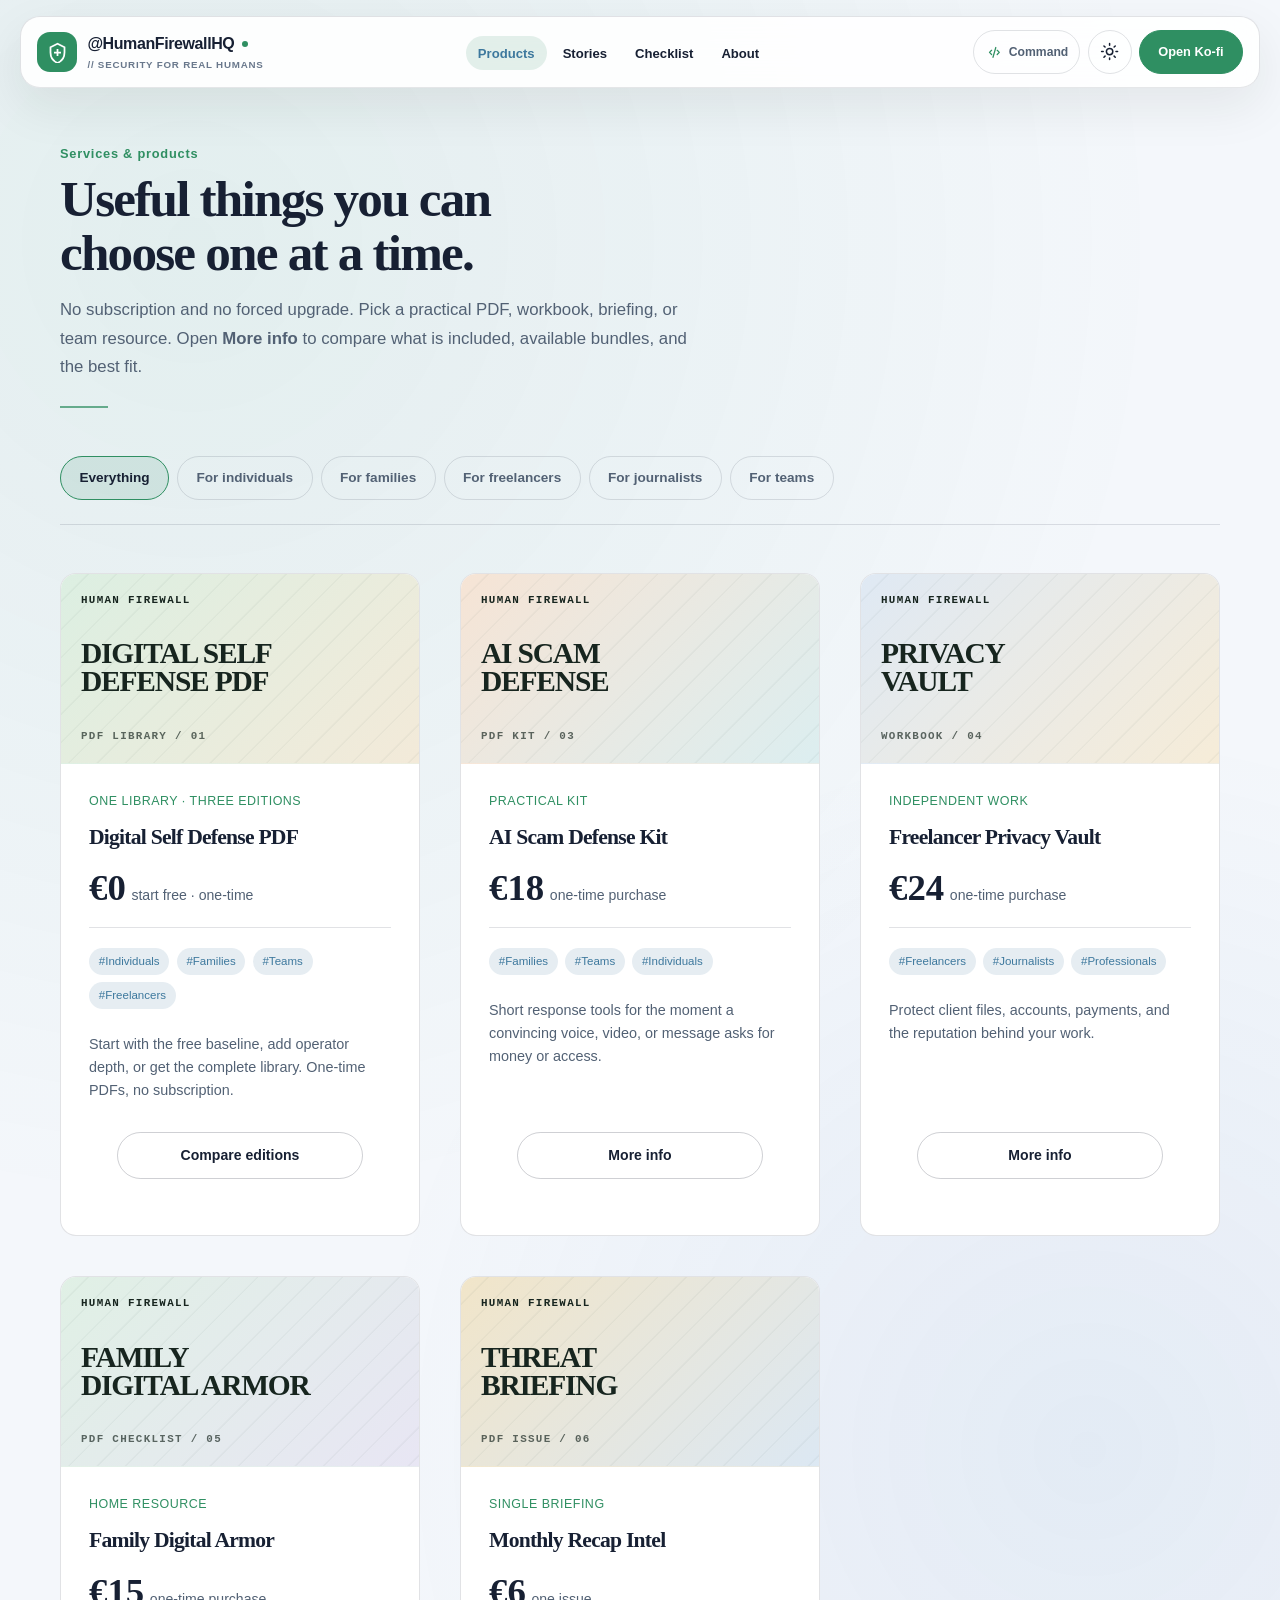
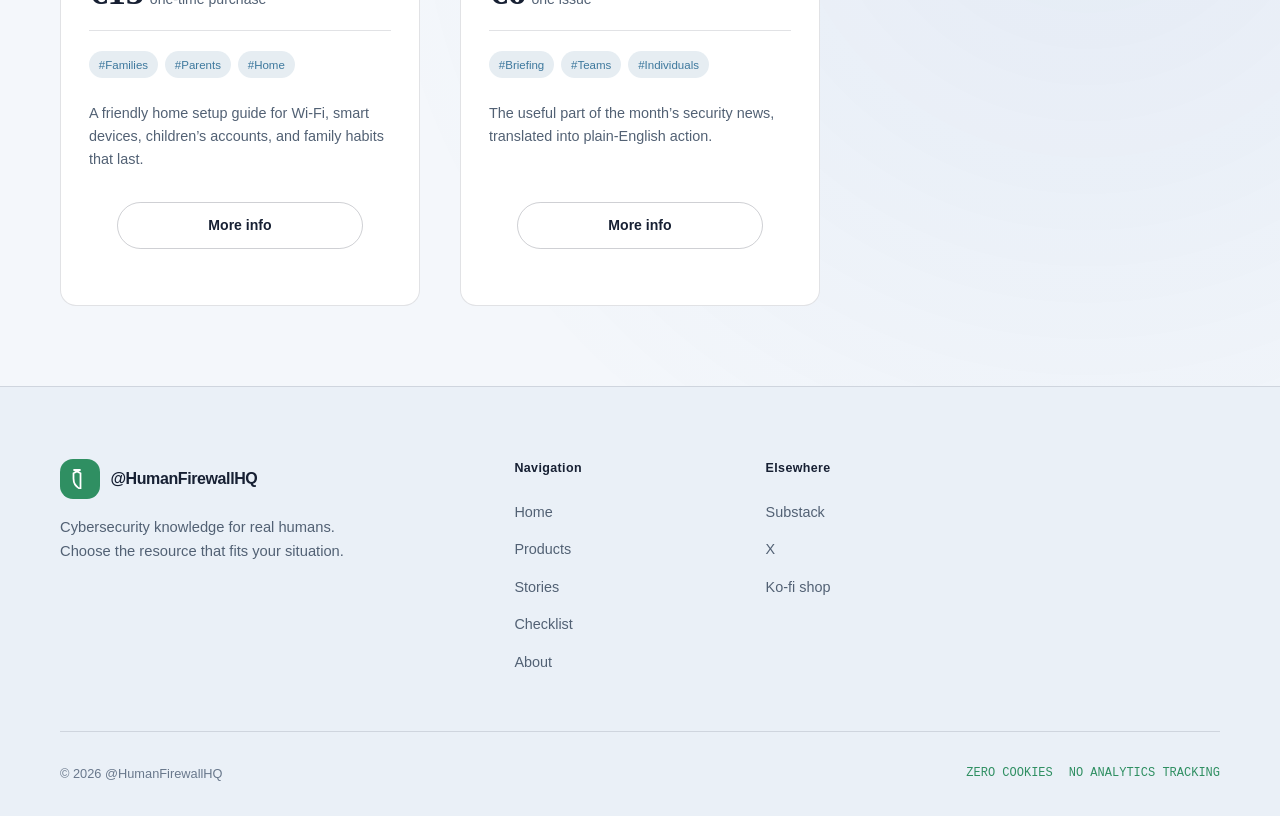
<file: products.html>
<!doctype html>
<html lang="en" class="dark no-js">
<head>
  <meta charset="UTF-8">
  <meta name="viewport" content="width=device-width, initial-scale=1">
  <meta http-equiv="Content-Security-Policy" content="default-src 'self'; style-src 'self' 'unsafe-inline' https://fonts.googleapis.com; font-src 'self' https://fonts.gstatic.com; img-src 'self' data: https://pbs.twimg.com; script-src 'self'; connect-src 'self'; object-src 'none'; base-uri 'self'; frame-ancestors 'none'; frame-src 'none'; worker-src 'none'; form-action 'self' https://humanfirewallhq.substack.com https://ko-fi.com; upgrade-insecure-requests;">
  <title>@HumanFirewallHQ // Products &amp; Services</title>
  <meta name="description" content="Independent cybersecurity products, practical PDFs, workbooks, and briefings for people, families, freelancers, and teams.">
  <link rel="icon" type="image/svg+xml" href="favicon.svg">
  <link rel="preconnect" href="https://fonts.googleapis.com">
  <link rel="preconnect" href="https://fonts.gstatic.com" crossorigin>
  <link href="https://fonts.googleapis.com/css2?family=DM+Sans:wght@400;500;600;700&family=Fraunces:opsz,wght@9..144,500;9..144,600;9..144,700&display=swap" rel="stylesheet">
  <script src="theme-bootstrap.js"></script>
  <link rel="stylesheet" href="style.css">
  <script type="application/ld+json" id="catalog-structured-data">{"@context":"https://schema.org","@type":"ItemList","name":"HumanFirewall digital products","numberOfItems":5,"itemListElement":[{"@type":"ListItem","position":1,"item":{"@type":"Product","name":"Digital Self Defense PDF","description":"A practical digital self-defense library with three editions and a complete bundle.","brand":{"@type":"Brand","name":"HumanFirewall"},"offers":{"@type":"AggregateOffer","lowPrice":"0","highPrice":"45","offerCount":4,"priceCurrency":"EUR","availability":"https://schema.org/InStock","url":"product-detail.html?product=Digital%20Self%20Defense%20PDF"}}},{"@type":"ListItem","position":2,"item":{"@type":"Product","name":"AI Scam Defense Kit","description":"Printable response tools for voice clones, deepfake calls, and urgent payment requests.","image":"images/products/ai-scam-defense.svg","brand":{"@type":"Brand","name":"HumanFirewall"},"offers":{"@type":"Offer","price":"18","priceCurrency":"EUR","availability":"https://schema.org/InStock","url":"product-detail.html?product=AI%20Scam%20Defense%20Kit"}}},{"@type":"ListItem","position":3,"item":{"@type":"Product","name":"Freelancer Privacy Vault","description":"A privacy and client-protection workbook for independent professionals.","image":"images/products/freelancer-privacy-vault.svg","brand":{"@type":"Brand","name":"HumanFirewall"},"offers":{"@type":"Offer","price":"24","priceCurrency":"EUR","availability":"https://schema.org/InStock","url":"product-detail.html?product=Freelancer%20Privacy%20Vault"}}},{"@type":"ListItem","position":4,"item":{"@type":"Product","name":"Family Digital Armor","description":"A home guide for safer Wi-Fi, connected devices, and family privacy.","image":"images/products/family-digital-armor.svg","brand":{"@type":"Brand","name":"HumanFirewall"},"offers":{"@type":"Offer","price":"15","priceCurrency":"EUR","availability":"https://schema.org/InStock","url":"product-detail.html?product=Family%20Digital%20Armor"}}},{"@type":"ListItem","position":5,"item":{"@type":"Product","name":"Monthly Recap Intel","description":"A focused plain-English cybersecurity briefing delivered as a downloadable PDF.","image":"images/products/monthly-recap-intel.svg","brand":{"@type":"Brand","name":"HumanFirewall"},"offers":{"@type":"Offer","price":"6","priceCurrency":"EUR","availability":"https://schema.org/InStock","url":"product-detail.html?product=Monthly%20Recap%20Intel"}}}]}</script>
</head>
<body>
  <a class="skip-link" href="#main-content">Skip to main content</a>
  <header class="navbar" role="banner"><div class="container nav-container">
    <a href="index.html" class="brand-logo" aria-label="@HumanFirewallHQ Home"><span class="brand-icon"><svg width="18" height="18" viewBox="0 0 24 24" fill="none" aria-hidden="true"><path d="M12 2 4 6v6c0 5.5 3.5 10 8 12 4.5-2 8-6.5 8-12V6l-8-4Z" stroke="currentColor" stroke-width="2"/><path d="M12 8v8M8 12h8" stroke="currentColor" stroke-width="2"/></svg></span><span><span class="brand-name-row">@HumanFirewallHQ <span class="brand-status-dot"></span></span><span class="brand-tag">// security for real humans</span></span></a>
    <nav aria-label="Primary navigation"><ul class="nav-menu"><li><a href="products.html" class="nav-link active">Products</a></li><li><a href="blog.html" class="nav-link">Stories</a></li><li><a href="checklist.html" class="nav-link">Checklist</a></li><li><a href="about.html" class="nav-link">About</a></li></ul></nav>
    <div class="nav-actions"><button type="button" class="theme-toggle" id="theme-toggle" aria-pressed="false" aria-label="Switch to dark mode"><svg class="theme-icon theme-moon" aria-hidden="true" viewBox="0 0 24 24" fill="none" stroke="currentColor" stroke-width="1.9"><path d="M20.5 14.2A8.5 8.5 0 0 1 9.8 3.5 8.5 8.5 0 1 0 20.5 14.2Z"/></svg><span class="theme-toggle-label">Theme</span></button><a href="https://ko-fi.com/humanfirewall" target="_blank" rel="noopener noreferrer" class="btn btn-primary btn-sm">Open Ko-fi</a><button type="button" class="mobile-menu-btn" id="mobile-menu-btn" aria-label="Toggle navigation drawer" aria-expanded="false" aria-controls="mobile-drawer"><svg width="22" height="22" viewBox="0 0 24 24" fill="none" stroke="currentColor" stroke-width="2" aria-hidden="true"><path d="M3 6h18M3 12h18M3 18h18"/></svg></button></div>
  </div></header>
  <nav class="mobile-drawer" id="mobile-drawer" aria-label="Mobile navigation" aria-hidden="true"><ul class="mobile-drawer-list"><li><a href="products.html" class="mobile-drawer-link">Products</a></li><li><a href="blog.html" class="mobile-drawer-link">Stories</a></li><li><a href="checklist.html" class="mobile-drawer-link">Checklist</a></li><li><a href="about.html" class="mobile-drawer-link">About</a></li><li><a href="https://ko-fi.com/humanfirewall" target="_blank" rel="noopener noreferrer" class="btn btn-primary" style="margin-top:1rem;width:100%;">Open Ko-fi</a></li></ul></nav>

  <main id="main-content" class="page-main"><div class="container">
    <div class="section-header catalog-header"><span class="section-eyebrow">Services &amp; products</span><h1 class="section-title">Useful things you can choose one at a time.</h1><p class="section-description">No subscription and no forced upgrade. Pick a practical PDF, workbook, briefing, or team resource. Open <strong>More info</strong> to compare what is included, available bundles, and the best fit.</p></div>
    <div class="filter-bar" role="toolbar" aria-label="Filter products by who they help"><button class="filter-btn active" data-filter="all" aria-pressed="true">Everything</button><button class="filter-btn" data-filter="Professionals" aria-pressed="false">For individuals</button><button class="filter-btn" data-filter="Parents" aria-pressed="false">For families</button><button class="filter-btn" data-filter="Freelancers" aria-pressed="false">For freelancers</button><button class="filter-btn" data-filter="Journalists" aria-pressed="false">For journalists</button><button class="filter-btn" data-filter="SMBs" aria-pressed="false">For teams</button></div>
    <div class="products-grid">
      <article class="product-card product-card-digital-self-defense" data-product-id="digital-self-defense-pdf" data-target="Professionals, Parents, Freelancers, SMBs, Journalists" data-product-name="Digital Self Defense PDF" data-product-price="from €0 · one-time purchase" data-product-format="PDF library · 3 editions + bundle" data-product-description="A focused digital self-defense library that moves from a free baseline to operator protocols and sovereign infrastructure guidance. Choose one edition or the complete library." data-product-tiers="Layer 1 · Baseline Protocols · €0 · 3-page PDF · Account, device, browser, and communication baseline|Layer 2 · Operator Protocols · €12 · 14-page PDF · Advanced identity, network, endpoint, OSINT, and incident-response controls|Layer 3 · Sovereign Infrastructure · €36 · 46-page PDF · Zero-trust infrastructure, counter-intelligence, and executive digital protection|Complete Library · Layers 1 + 2 + 3 · €45 · 63 pages total · The full digital self-defense reference set" data-product-includes="Layer 1: 3-page free baseline PDF|Layer 2: 14-page operator protocol PDF|Layer 3: 46-page sovereign infrastructure PDF|Complete Library: all three editions, 63 pages total" data-product-bundles="Complete Library · €45 · includes Layer 1 + Layer 2 + Layer 3|Save €3 compared with buying Layers 2 and 3 separately" data-product-analysis="Layer 1 · 3 pages · Free Edition · Mandatory baseline for accounts, devices, browsers, networks, and cognitive focus|Layer 2 · 14 pages · Paid Edition · Advanced cryptographic identity, DNS and routing, endpoint hardening, OSINT reduction, and 72-hour incident response|Layer 3 · 46 pages · Premium Edition · Sovereign identity infrastructure, hardware-token engineering, counter-intelligence, and executive/high-exposure protection|Complete Library · 63 pages · Three-edition reference set · The whole progression from baseline hygiene to high-exposure operator architecture" data-product-recommend="AI Scam Defense Kit|Family Digital Armor" data-product-image="images/products/digital-self-defense-bundle.png" data-product-option-images="images/products/digital-self-defense-layer-1.png|images/products/digital-self-defense-layer-2.png|images/products/digital-self-defense-layer-3.png|images/products/digital-self-defense-bundle.png" data-product-kofi-urls="https://ko-fi.com/s/0eea006767|https://ko-fi.com/s/43fea0e484|https://ko-fi.com/s/1058b52901|https://ko-fi.com/s/05fd275a19">
        <div class="product-cover product-cover-handbook"><span class="cover-kicker">HUMAN FIREWALL</span><strong>DIGITAL SELF<br>DEFENSE PDF</strong><small>PDF LIBRARY / 01</small></div><div class="product-card-body"><div class="product-tier-name">One library · three editions</div><h2 class="product-title">Digital Self Defense PDF</h2><div class="product-price-box"><span class="product-price">€0</span><span class="product-period">start free · one-time</span></div><div class="product-target-tags"><span class="target-tag">#Individuals</span><span class="target-tag">#Families</span><span class="target-tag">#Teams</span><span class="target-tag">#Freelancers</span></div><p class="product-description">Start with the free baseline, add operator depth, or get the complete library. One-time PDFs, no subscription.</p><div class="product-card-footer"><a class="btn btn-outline product-info-btn" href="product-detail.html?product=Digital%20Self%20Defense%20PDF" aria-label="Compare all Digital Self Defense PDF editions">Compare editions</a></div></div>
      </article>
      <article class="product-card" data-product-id="ai-scam-defense-kit" data-target="Parents, Professionals, Freelancers, SMBs" data-product-name="AI Scam Defense Kit" data-product-price="€18 · one-time purchase" data-product-format="PDF kit + printable response cards" data-product-description="A focused kit for recognizing voice clones, deepfake calls, and urgent payment requests before they become expensive mistakes." data-product-includes="Family and executive safe-word protocol|Deepfake warning signs|Out-of-band payment verification checklist" data-product-bundles="Personal Safety Bundle · €24 · includes AI Scam Defense Kit + Digital Self Defense PDF|Family Safety Bundle · €28 · includes AI Scam Defense Kit + Family Digital Armor" data-product-recommend="Digital Self Defense PDF|Family Digital Armor" data-product-image="images/products/ai-scam-defense.svg"><div class="product-cover product-cover-cards" role="img" aria-label="Preview of printable scam response cards"><span class="cover-kicker">HUMAN FIREWALL</span><strong>AI SCAM<br>DEFENSE</strong><small>PDF KIT / 03</small></div><div class="product-card-body"><div class="product-tier-name">Practical kit</div><h2 class="product-title">AI Scam Defense Kit</h2><div class="product-price-box"><span class="product-price">€18</span><span class="product-period">one-time purchase</span></div><div class="product-target-tags"><span class="target-tag">#Families</span><span class="target-tag">#Teams</span><span class="target-tag">#Individuals</span></div><p class="product-description">Short response tools for the moment a convincing voice, video, or message asks for money or access.</p><div class="product-card-footer"><a class="btn btn-outline product-info-btn" href="product-detail.html?product=AI%20Scam%20Defense%20Kit" aria-label="More info about AI Scam Defense Kit">More info</a></div></div></article>
      <article class="product-card" data-product-id="freelancer-privacy-vault" data-target="Freelancers, Professionals, Journalists" data-product-name="Freelancer Privacy Vault" data-product-price="€24 · one-time purchase" data-product-format="PDF workbook + file-transfer templates" data-product-description="A privacy and client-protection workbook for independent professionals handling sensitive files, payments, and public-facing information." data-product-includes="Encrypted storage setup|Data-broker and social privacy plan|Confidential file-transfer templates" data-product-bundles="Independent Work Bundle · €42 · includes Freelancer Privacy Vault + Digital Self Defense PDF|Privacy Pair · €30 · includes Freelancer Privacy Vault + Digital Self Defense PDF" data-product-recommend="Digital Self Defense PDF" data-product-image="images/products/freelancer-privacy-vault.svg"><div class="product-cover product-cover-workbook" role="img" aria-label="Preview of a privacy workbook"><span class="cover-kicker">HUMAN FIREWALL</span><strong>PRIVACY<br>VAULT</strong><small>WORKBOOK / 04</small></div><div class="product-card-body"><div class="product-tier-name">Independent work</div><h2 class="product-title">Freelancer Privacy Vault</h2><div class="product-price-box"><span class="product-price">€24</span><span class="product-period">one-time purchase</span></div><div class="product-target-tags"><span class="target-tag">#Freelancers</span><span class="target-tag">#Journalists</span><span class="target-tag">#Professionals</span></div><p class="product-description">Protect client files, accounts, payments, and the reputation behind your work.</p><div class="product-card-footer"><a class="btn btn-outline product-info-btn" href="product-detail.html?product=Freelancer%20Privacy%20Vault" aria-label="More info about Freelancer Privacy Vault">More info</a></div></div></article>
      <article class="product-card" data-product-id="family-digital-armor" data-target="Parents, Professionals" data-product-name="Family Digital Armor" data-product-price="€15 · one-time purchase" data-product-format="PDF checklist + home setup guide" data-product-description="A home-focused guide for safer Wi-Fi, connected devices, children’s accounts, and everyday family privacy." data-product-includes="IoT and guest-network checklist|Router and DNS setup guide|Parental privacy checklist" data-product-bundles="Family Safety Bundle · €28 · includes Family Digital Armor + AI Scam Defense Kit|Home Starter Pair · €24 · includes Family Digital Armor + Digital Self Defense PDF" data-product-recommend="AI Scam Defense Kit|Digital Self Defense PDF" data-product-image="images/products/family-digital-armor.svg"><div class="product-cover product-cover-home" role="img" aria-label="Preview of a family security checklist"><span class="cover-kicker">HUMAN FIREWALL</span><strong>FAMILY<br>DIGITAL ARMOR</strong><small>PDF CHECKLIST / 05</small></div><div class="product-card-body"><div class="product-tier-name">Home resource</div><h2 class="product-title">Family Digital Armor</h2><div class="product-price-box"><span class="product-price">€15</span><span class="product-period">one-time purchase</span></div><div class="product-target-tags"><span class="target-tag">#Families</span><span class="target-tag">#Parents</span><span class="target-tag">#Home</span></div><p class="product-description">A friendly home setup guide for Wi-Fi, smart devices, children’s accounts, and family habits that last.</p><div class="product-card-footer"><a class="btn btn-outline product-info-btn" href="product-detail.html?product=Family%20Digital%20Armor" aria-label="More info about Family Digital Armor">More info</a></div></div></article>
      <article class="product-card" data-product-id="monthly-recap-intel" data-target="Professionals, Parents, Freelancers, Journalists, SMBs" data-product-name="Monthly Recap Intel" data-product-price="€6 · one issue" data-product-format="PDF briefing" data-product-description="A single plain-English intelligence briefing that turns the month’s most useful security developments into actions you can understand." data-product-includes="Curated monthly threat briefing|Actionable plain-English summary|One downloadable issue" data-product-bundles="Briefing Pair · €10 · includes two selected issues|Team Reading Pack · contact us for volume licensing" data-product-recommend="Digital Self Defense PDF|AI Scam Defense Kit" data-product-image="images/products/monthly-recap-intel.svg"><div class="product-cover product-cover-briefing" role="img" aria-label="Preview of a threat intelligence PDF"><span class="cover-kicker">HUMAN FIREWALL</span><strong>THREAT<br>BRIEFING</strong><small>PDF ISSUE / 06</small></div><div class="product-card-body"><div class="product-tier-name">Single briefing</div><h2 class="product-title">Monthly Recap Intel</h2><div class="product-price-box"><span class="product-price">€6</span><span class="product-period">one issue</span></div><div class="product-target-tags"><span class="target-tag">#Briefing</span><span class="target-tag">#Teams</span><span class="target-tag">#Individuals</span></div><p class="product-description">The useful part of the month’s security news, translated into plain-English action.</p><div class="product-card-footer"><a class="btn btn-outline product-info-btn" href="product-detail.html?product=Monthly%20Recap%20Intel" aria-label="More info about Monthly Recap Intel">More info</a></div></div></article>
    </div>
  </div></main>
  <footer class="site-footer" role="contentinfo"><div class="container"><div class="footer-grid"><div class="footer-brand"><a href="index.html" class="brand-logo" aria-label="HumanFirewall home"><span class="brand-icon"><svg width="18" height="18" viewBox="0 0 24 24" fill="none" aria-hidden="true"><path d="M12 2 4 6v6c0 5.5 3.5 10 8 12V6l-8-4Z" stroke="currentColor" stroke-width="2"/></svg></span><span>@HumanFirewallHQ</span></a><p>Cybersecurity knowledge for real humans. Choose the resource that fits your situation.</p></div><div><h3 class="footer-column-title">Navigation</h3><ul class="footer-links"><li><a href="index.html" class="footer-link">Home</a></li><li><a href="products.html" class="footer-link">Products</a></li><li><a href="blog.html" class="footer-link">Stories</a></li><li><a href="checklist.html" class="footer-link">Checklist</a></li><li><a href="about.html" class="footer-link">About</a></li></ul></div><div><h3 class="footer-column-title">Elsewhere</h3><ul class="footer-links"><li><a href="https://humanfirewallhq.substack.com/" target="_blank" rel="noopener noreferrer" class="footer-link">Substack</a></li><li><a href="https://x.com/HumanFirewallHQ" target="_blank" rel="noopener noreferrer" class="footer-link">X</a></li><li><a href="https://ko-fi.com/humanfirewall" target="_blank" rel="noopener noreferrer" class="footer-link">Ko-fi shop</a></li></ul></div></div><div class="footer-bottom"><div>© 2026 @HumanFirewallHQ</div><div class="footer-security-badges"><span>ZERO COOKIES</span><span>NO ANALYTICS TRACKING</span></div></div></div></footer>
  <noscript><div class="noscript-notice">JavaScript is disabled. Product filters are unavailable, but all products remain visible.</div></noscript><script src="script.js"></script>
</body>
</html>
</file>
<file: style.css>
/* ==========================================================================
   @HUMANFIREWALLHQ // OPERATOR-GRADE MARKETING PLATFORM CSS (v2.0 PROD)
   DESIGN SYSTEM: DARK, CINEMATIC, ZERO-FUD, MULTI-PAGE PLATFORM
   COLORS: #0A0A0F (BG), #111827 (CARD), #00FF88 (GREEN), #3B82F6 (BLUE), #E2E8F0 (TEXT)
   ========================================================================== */

:root {
  /* Core Color Palette */
  --bg-primary: #11151c;
  --bg-secondary: #19212c;
  --card-bg: #202b38;
  --card-bg-hover: #293747;
  --card-border: rgba(255, 255, 255, 0.08);
  --card-border-hover: rgba(0, 255, 136, 0.45);
  
  /* Highlights & Accents */
  --accent-green: #73d6ad;
  --accent-green-dim: rgba(115, 214, 173, 0.12);
  --accent-green-glow: rgba(115, 214, 173, 0.28);
  --accent-blue: #8fb8e8;
  --accent-blue-dim: rgba(143, 184, 232, 0.12);
  --accent-blue-glow: rgba(143, 184, 232, 0.28);

  /* Text Colors */
  --text-primary: #f2f5f7;
  --text-secondary: #b7c3ce;
  --text-muted: #91a0ad;
  --text-inverse: #0a0a0f;
  --danger: #ff8f8f;
  --success: #00ff88;

  /* Layout & Metrics */
  --nav-height: 76px;
  --max-width: 1240px;
  --radius-sm: 6px;
  --radius-md: 10px;
  --radius-lg: 16px;
  --transition: all 0.25s cubic-bezier(0.16, 1, 0.3, 1);
  --shadow-soft: 0 18px 45px rgba(0, 0, 0, 0.25);
  --shadow-card: 0 14px 32px rgba(0, 0, 0, 0.18);
  --focus-ring: 0 0 0 4px rgba(0, 255, 136, 0.2);
  --grid-line: rgba(115, 214, 173, 0.1);
  --grid-line-strong: rgba(115, 214, 173, 0.22);
  --z-nav: 1000;
  --z-drawer: 1100;
  --z-modal: 3000;
}

/* Base Reset & Box Sizing */
*,
*::before,
*::after {
  box-sizing: border-box;
  margin: 0;
  padding: 0;
}

html {
  scroll-behavior: smooth;
  scroll-padding-top: var(--nav-height);
  background-color: var(--bg-primary);
  color: var(--text-primary);
  font-family: 'Inter', -apple-system, BlinkMacSystemFont, "Segoe UI", Roboto, Helvetica, Arial, sans-serif;
  font-size: 16px;
  line-height: 1.6;
  color-scheme: dark;
  -webkit-font-smoothing: antialiased;
  -moz-osx-font-smoothing: grayscale;
}

body {
  overflow-x: hidden;
  position: relative;
  min-height: 100vh;
  display: flex;
  flex-direction: column;
  background:
    radial-gradient(circle at 15% 10%, rgba(0, 255, 136, 0.04) 0%, transparent 40%),
    radial-gradient(circle at 85% 60%, rgba(59, 130, 246, 0.04) 0%, transparent 40%),
    var(--bg-primary);
}

/* Custom Selection Accent */
::selection {
  background: var(--accent-green);
  color: var(--text-inverse);
}

/* Accessibility Focus Outline */
:focus-visible {
  outline: 2px solid var(--accent-green);
  outline-offset: 3px;
}

/* Typography Utility */
.font-mono {
  font-family: ui-monospace, SFMono-Regular, Menlo, Monaco, Consolas, "Liberation Mono", "Courier New", monospace;
}

.text-green { color: var(--accent-green); }
.text-blue { color: var(--accent-blue); }
.text-muted { color: var(--text-secondary); }

/* Container */
.container {
  width: 100%;
  max-width: var(--max-width);
  margin: 0 auto;
  padding: 0 1.5rem;
}

@media (min-width: 768px) {
  .container {
    padding: 0 2.5rem;
  }
}

/* ==========================================================================
   NAVIGATION BAR (GLASSMORPHIC OPERATOR CONSOLE)
   ========================================================================== */
.skip-link {
  position: fixed;
  top: 0.75rem;
  left: 0.75rem;
  z-index: calc(var(--z-modal) + 1);
  padding: 0.7rem 1rem;
  border-radius: var(--radius-sm);
  background: var(--accent-green);
  color: var(--text-inverse);
  font-weight: 700;
  text-decoration: none;
  transform: translateY(-180%);
  transition: transform 0.2s ease;
}

.skip-link:focus {
  transform: translateY(0);
}

.page-main {
  padding: calc(var(--nav-height) + 3rem) 0 5rem;
}

.navbar {
  position: fixed;
  top: 0;
  left: 0;
  width: 100%;
  height: var(--nav-height);
  background: rgba(10, 10, 15, 0.88);
  backdrop-filter: blur(16px);
  -webkit-backdrop-filter: blur(16px);
  border-bottom: 1px solid rgba(255, 255, 255, 0.07);
  z-index: var(--z-nav);
  display: flex;
  align-items: center;
}

.nav-container {
  display: flex;
  align-items: center;
  justify-content: space-between;
  width: 100%;
}

/* Logo */
.brand-logo {
  display: flex;
  align-items: center;
  gap: 0.75rem;
  text-decoration: none;
  color: var(--text-primary);
  font-weight: 700;
  font-size: 1.15rem;
  letter-spacing: -0.02em;
  transition: var(--transition);
}

.brand-logo:hover {
  opacity: 0.95;
}

.brand-icon {
  width: 32px;
  height: 32px;
  display: flex;
  align-items: center;
  justify-content: center;
  background: var(--card-bg);
  border: 1px solid var(--accent-green);
  border-radius: var(--radius-sm);
  box-shadow: 0 0 12px rgba(0, 255, 136, 0.2);
}

.brand-status-dot {
  width: 8px;
  height: 8px;
  background-color: var(--accent-green);
  border-radius: 50%;
  box-shadow: 0 0 8px var(--accent-green);
  display: inline-block;
  margin-left: 0.25rem;
  animation: pulse-dot 2s infinite;
}

@keyframes pulse-dot {
  0%, 100% { opacity: 1; transform: scale(1); }
  50% { opacity: 0.5; transform: scale(0.85); }
}

.brand-tag {
  font-size: 0.65rem;
  text-transform: uppercase;
  color: var(--accent-green);
  font-family: monospace;
  letter-spacing: 0.08em;
  display: block;
}

/* Nav Menu (Desktop) - SUBGROUP LINKS */
.nav-menu {
  display: none;
  align-items: center;
  gap: 1.75rem;
  list-style: none;
}

@media (min-width: 1024px) {
  .nav-menu {
    display: flex;
  }
}

.nav-link {
  color: var(--text-secondary);
  text-decoration: none;
  font-size: 0.85rem;
  font-weight: 600;
  letter-spacing: 0.02em;
  transition: var(--transition);
  position: relative;
  padding: 0.5rem 0;
  font-family: monospace;
}

.nav-link::before {
  content: '// ';
  color: var(--accent-green);
  opacity: 0.5;
  transition: var(--transition);
}

.nav-link:hover,
.nav-link.active {
  color: var(--text-primary);
}

.nav-link:hover::before,
.nav-link.active::before {
  opacity: 1;
}

/* Buttons */
.btn {
  min-height: 44px;
  display: inline-flex;
  align-items: center;
  justify-content: center;
  gap: 0.6rem;
  padding: 0.75rem 1.4rem;
  border-radius: var(--radius-sm);
  font-size: 0.88rem;
  font-weight: 600;
  text-decoration: none;
  cursor: pointer;
  transition: var(--transition);
  border: 1px solid transparent;
  user-select: none;
  white-space: nowrap;
}

.btn-sm {
  padding: 0.55rem 1rem;
  font-size: 0.8rem;
}

.btn-primary {
  background-color: var(--accent-green);
  color: var(--text-inverse);
  border-color: var(--accent-green);
  box-shadow: 0 0 15px rgba(0, 255, 136, 0.25);
}

.btn-primary:hover {
  background-color: #00dd75;
  border-color: #00dd75;
  box-shadow: 0 0 25px rgba(0, 255, 136, 0.45);
  transform: translateY(-2px);
}

.btn-secondary {
  background-color: rgba(59, 130, 246, 0.1);
  color: var(--accent-blue);
  border-color: rgba(59, 130, 246, 0.35);
}

.btn-secondary:hover {
  background-color: rgba(59, 130, 246, 0.18);
  border-color: var(--accent-blue);
  color: var(--text-primary);
  box-shadow: 0 0 20px rgba(59, 130, 246, 0.3);
  transform: translateY(-2px);
}

.btn-outline {
  background-color: transparent;
  color: var(--text-primary);
  border-color: rgba(255, 255, 255, 0.2);
}

.btn-outline:hover {
  border-color: var(--accent-green);
  color: var(--accent-green);
  background: rgba(0, 255, 136, 0.05);
  transform: translateY(-2px);
}

/* Nav Actions & Mobile Toggle */
.nav-actions {
  display: flex;
  align-items: center;
  gap: 0.85rem;
}

.mobile-menu-btn {
  display: flex;
  align-items: center;
  justify-content: center;
  width: 44px;
  height: 44px;
  background: var(--card-bg);
  border: 1px solid rgba(255, 255, 255, 0.15);
  border-radius: var(--radius-sm);
  color: var(--text-primary);
  cursor: pointer;
  transition: var(--transition);
}

.mobile-menu-btn:hover {
  border-color: var(--accent-green);
  color: var(--accent-green);
}

@media (min-width: 1024px) {
  .mobile-menu-btn {
    display: none;
  }
}

/* Mobile Drawer */
.mobile-drawer {
  display: none;
  position: fixed;
  top: var(--nav-height);
  left: 0;
  width: 100%;
  background: rgba(10, 10, 15, 0.98);
  backdrop-filter: blur(20px);
  border-bottom: 1px solid rgba(0, 255, 136, 0.3);
  padding: 1.5rem;
  z-index: var(--z-drawer);
}

.mobile-drawer.open {
  display: block;
  animation: slideDown 0.25s ease-out;
}

@keyframes slideDown {
  from { opacity: 0; transform: translateY(-10px); }
  to { opacity: 1; transform: translateY(0); }
}

.mobile-drawer-list {
  list-style: none;
  display: flex;
  flex-direction: column;
  gap: 1.25rem;
}

.mobile-drawer-link {
  display: block;
  color: var(--text-primary);
  text-decoration: none;
  font-family: monospace;
  font-size: 1rem;
  font-weight: 600;
  border-bottom: 1px solid rgba(255, 255, 255, 0.05);
  padding-bottom: 0.75rem;
}

/* ==========================================================================
   OPERATOR TELEMETRY STRIP (THREAT TICKER)
   ========================================================================== */
.telemetry-strip {
  display: none;
  margin-top: var(--nav-height);
  background: var(--card-bg);
  border-bottom: 1px solid rgba(255, 255, 255, 0.08);
  font-family: monospace;
  font-size: 0.75rem;
  letter-spacing: 0.05em;
  padding: 0.5rem 0;
  overflow: hidden;
}

.telemetry-inner {
  display: flex;
  flex-wrap: wrap;
  align-items: center;
  justify-content: space-between;
  gap: 1rem;
  color: var(--text-secondary);
}

.telemetry-item {
  display: flex;
  align-items: center;
  gap: 0.4rem;
}

.telemetry-item span.accent {
  color: var(--accent-green);
  font-weight: 600;
}

/* ==========================================================================
   HERO SECTION
   ========================================================================== */
.hero-section {
  position: relative;
  padding: 5rem 0 4.5rem;
  overflow: hidden;
  background-image: linear-gradient(var(--grid-line) 1px, transparent 1px), linear-gradient(90deg, var(--grid-line) 1px, transparent 1px);
  background-size: 72px 72px;
  background-position: center top;
}
.hero-section::before { content: ''; position: absolute; inset: 0; background: radial-gradient(circle at 15% 32%, rgba(115, 214, 173, 0.12), transparent 28%), linear-gradient(90deg, var(--bg-primary) 0%, transparent 22%, transparent 78%, var(--bg-primary) 100%); pointer-events: none; }
.hero-section > .container { position: relative; z-index: 1; }

.hero-grid {
  display: grid;
  grid-template-columns: 1fr;
  gap: 3.5rem;
  align-items: center;
}

@media (min-width: 1024px) {
  .hero-grid {
    grid-template-columns: 1.1fr 0.9fr;
  }
}

.operator-badge {
  display: inline-flex;
  align-items: center;
  gap: 0.5rem;
  background: rgba(0, 255, 136, 0.08);
  border: 1px solid rgba(0, 255, 136, 0.3);
  padding: 0.4rem 0.85rem;
  border-radius: 100px;
  font-family: monospace;
  font-size: 0.75rem;
  color: var(--accent-green);
  margin-bottom: 1.5rem;
  letter-spacing: 0.05em;
}

.operator-badge::before {
  content: '';
  width: 6px;
  height: 6px;
  background: var(--accent-green);
  border-radius: 50%;
  box-shadow: 0 0 6px var(--accent-green);
}

.hero-title {
  font-size: clamp(2.2rem, 5vw, 3.8rem);
  font-weight: 800;
  line-height: 1.12;
  letter-spacing: -0.03em;
  color: var(--text-primary);
  margin-bottom: 1.5rem;
}

.hero-title .text-gradient {
  background: linear-gradient(135deg, #ffffff 40%, var(--accent-green) 100%);
  -webkit-background-clip: text;
  -webkit-text-fill-color: transparent;
}

.hero-subtitle {
  font-size: clamp(1rem, 2vw, 1.25rem);
  color: var(--text-secondary);
  line-height: 1.7;
  max-width: 600px;
  margin-bottom: 2.25rem;
}

.hero-cta-group {
  display: flex;
  flex-wrap: wrap;
  gap: 1rem;
  margin-bottom: 2.5rem;
}

.hero-metrics-bar {
  display: grid;
  grid-template-columns: repeat(3, 1fr);
  gap: 1.5rem;
  border-top: 1px solid rgba(255, 255, 255, 0.1);
  padding-top: 2rem;
}

.metric-card {
  display: flex;
  flex-direction: column;
}

.metric-value {
  font-size: 1.5rem;
  font-weight: 700;
  color: var(--text-primary);
  font-family: monospace;
}

.metric-label {
  font-size: 0.75rem;
  color: var(--text-secondary);
  text-transform: uppercase;
  letter-spacing: 0.05em;
}

/* Hero Terminal Visual (Right Side - REAL COMMANDS, NO PRODUCTS) */
.hero-terminal {
  background: var(--card-bg);
  border: 1px solid rgba(255, 255, 255, 0.12);
  border-radius: var(--radius-lg);
  box-shadow:
    0 25px 50px -12px rgba(0, 0, 0, 0.7),
    0 0 40px rgba(0, 255, 136, 0.07);
  overflow: hidden;
}

.terminal-header {
  display: flex;
  align-items: center;
  justify-content: space-between;
  padding: 0.75rem 1.25rem;
  background: rgba(0, 0, 0, 0.4);
  border-bottom: 1px solid rgba(255, 255, 255, 0.08);
}

.terminal-controls {
  display: flex;
  gap: 0.4rem;
}

.terminal-dot {
  width: 10px;
  height: 10px;
  border-radius: 50%;
  background-color: #334155;
}

.terminal-dot.red { background-color: #ef4444; }
.terminal-dot.yellow { background-color: #f59e0b; }
.terminal-dot.green { background-color: var(--accent-green); }

.terminal-title {
  font-family: monospace;
  font-size: 0.75rem;
  color: var(--text-secondary);
}

.terminal-body {
  padding: 1.75rem;
  font-family: monospace;
  font-size: 0.82rem;
  line-height: 1.75;
  color: var(--text-primary);
  max-height: 380px;
  overflow-y: auto;
}

.term-prompt {
  color: var(--accent-green);
  font-weight: 700;
  margin-right: 0.5rem;
}

.term-comment {
  color: #64748b;
}

.term-output {
  color: var(--accent-blue);
}

.term-highlight {
  color: var(--accent-green);
  background: rgba(0, 255, 136, 0.1);
  padding: 0.15rem 0.4rem;
  border-radius: 4px;
}

.cursor-blink {
  display: inline-block;
  width: 8px;
  height: 15px;
  background: var(--accent-green);
  margin-left: 4px;
  vertical-align: middle;
  animation: blink 1s infinite;
}

@keyframes blink {
  0%, 49% { opacity: 1; }
  50%, 100% { opacity: 0; }
}

/* ==========================================================================
   MISSION / OPERATIONAL DIRECTIVE SECTION
   ========================================================================== */
.section-wrapper {
  padding: clamp(3.5rem, 7vw, 6rem) 0;
  position: relative;
}
.section-wrapper::before { content: ''; pointer-events: none; position: absolute; top: 0; left: max(1.5rem, calc((100vw - var(--max-width)) / 2 + 2.5rem)); width: 1px; height: 2.25rem; background: var(--grid-line-strong); }
.section-wrapper::after { content: ''; pointer-events: none; position: absolute; top: 2.25rem; left: max(1.5rem, calc((100vw - var(--max-width)) / 2 + 2.5rem)); width: 5rem; height: 1px; background: var(--grid-line-strong); }

.section-wrapper.alt-bg {
  background: rgba(255, 255, 255, 0.025);
  border-top: 1px solid rgba(255, 255, 255, 0.05);
  border-bottom: 1px solid rgba(255, 255, 255, 0.05);
}

.section-header {
  max-width: 720px;
  margin-bottom: 3.5rem;
  position: relative;
}
.section-header::after { content: ''; display: block; width: 3rem; height: 2px; margin-top: 1.5rem; background: var(--accent-green); opacity: 0.7; }

.section-eyebrow {
  font-family: inherit;
  font-size: 0.8rem;
  color: var(--accent-green);
  text-transform: none;
  letter-spacing: 0.04em;
  margin-bottom: 0.5rem;
  display: block;
}

.section-title {
  font-size: clamp(1.8rem, 3.5vw, 2.75rem);
  font-weight: 800;
  color: var(--text-primary);
  line-height: 1.2;
  letter-spacing: -0.02em;
  margin-bottom: 1rem;
}

.section-description {
  color: var(--text-secondary);
  font-size: 1.05rem;
  line-height: 1.7;
}

/* 3-Column Mission Grid */
.mission-grid {
  display: grid;
  grid-template-columns: 1fr;
  gap: 2rem;
}

@media (min-width: 768px) {
  .mission-grid {
    grid-template-columns: repeat(3, 1fr);
  }
}

.mission-card {
  background: var(--card-bg);
  border: 1px solid var(--card-border);
  border-radius: var(--radius-md);
  padding: 2.25rem 1.75rem;
  transition: var(--transition);
  position: relative;
  overflow: hidden;
}

.mission-card::before {
  content: '';
  position: absolute;
  top: 0;
  left: 0;
  width: 100%;
  height: 3px;
  background: linear-gradient(90deg, var(--accent-green), var(--accent-blue));
  opacity: 0;
  transition: var(--transition);
}

.mission-card:hover {
  background: var(--card-bg-hover);
  border-color: rgba(0, 255, 136, 0.35);
  transform: translateY(-4px);
  box-shadow: 0 16px 30px -10px rgba(0, 0, 0, 0.6);
}

.mission-card:hover::before {
  opacity: 1;
}

.mission-icon {
  width: 48px;
  height: 48px;
  display: flex;
  align-items: center;
  justify-content: center;
  background: rgba(0, 255, 136, 0.1);
  border: 1px solid rgba(0, 255, 136, 0.25);
  border-radius: var(--radius-sm);
  margin-bottom: 1.5rem;
  color: var(--accent-green);
}

.mission-card-title {
  font-size: 1.25rem;
  font-weight: 700;
  color: var(--text-primary);
  margin-bottom: 0.85rem;
}

.mission-card-desc {
  color: var(--text-secondary);
  font-size: 0.92rem;
  line-height: 1.65;
}

/* ==========================================================================
   HOMEPAGE PRODUCT CATEGORIES (ONLY SHOWS CATEGORIES ON /)
   ========================================================================== */
.categories-grid {
  display: grid;
  grid-template-columns: 1fr;
  gap: 2rem;
}

@media (min-width: 768px) {
  .categories-grid {
    grid-template-columns: repeat(2, 1fr);
  }
}

@media (min-width: 1024px) {
  .homepage-product-line {
    grid-template-columns: repeat(4, minmax(0, 1fr));
    gap: 0.75rem;
  }
}

.category-card {
  background: var(--card-bg);
  border: 1px solid var(--card-border);
  border-radius: var(--radius-lg);
  padding: 0 2rem 2rem;
  display: flex;
  flex-direction: column;
  justify-content: space-between;
  transition: var(--transition);
  position: relative;
  overflow: hidden;
}

.category-card-image {
  display: block;
  width: calc(100% + 4rem);
  height: 180px;
  margin: 0 0 1.75rem -2rem;
  object-fit: cover;
  border-bottom: 1px solid var(--card-border);
}

.category-card:hover {
  background: var(--card-bg-hover);
  border-color: var(--accent-green);
  transform: translateY(-5px);
  box-shadow: var(--shadow-card);
}

.product-line-card {
  min-height: 108px;
  display: flex;
  flex-direction: row;
  align-items: center;
  gap: 0.85rem;
  padding: 1rem;
  color: var(--text-primary);
  text-decoration: none;
}

.product-line-card:hover {
  transform: translateY(-3px);
}

.product-line-icon {
  display: grid;
  flex: 0 0 42px;
  place-items: center;
  width: 42px;
  height: 42px;
  border-radius: 13px;
  background: var(--accent-green-dim);
  color: var(--accent-green);
}

.product-line-icon svg {
  width: 22px;
  height: 22px;
}

.product-line-copy {
  display: grid;
  gap: 0.15rem;
  min-width: 0;
}

.product-line-copy strong {
  color: var(--text-primary);
  font: 600 1.05rem/1.1 'Fraunces', Georgia, serif;
}

.product-line-copy small {
  overflow: hidden;
  color: var(--text-muted);
  font-size: 0.72rem;
  text-overflow: ellipsis;
  white-space: nowrap;
}

.product-line-arrow {
  margin-left: auto;
  color: var(--accent-green);
  font-size: 1rem;
  opacity: 0.7;
  transition: transform 0.2s ease;
}

.product-line-card:hover .product-line-arrow {
  transform: translate(2px, -2px);
}

.category-header {
  display: flex;
  align-items: center;
  justify-content: space-between;
  margin-bottom: 1.25rem;
}

.category-badge {
  font-family: inherit;
  font-size: 0.78rem;
  color: var(--accent-blue);
  background: rgba(59, 130, 246, 0.12);
  border: 1px solid rgba(59, 130, 246, 0.35);
  padding: 0.25rem 0.65rem;
  border-radius: 4px;
}

.category-title {
  font-size: 1.4rem;
  color: var(--text-primary);
  margin-bottom: 0.75rem;
}

.category-desc {
  color: var(--text-secondary);
  font-size: 0.95rem;
  line-height: 1.65;
  margin-bottom: 1.75rem;
}

/* ==========================================================================
   PRODUCTS CATALOG PAGE (/products.html) - FILTER BAR & PRODUCT CARDS
   ========================================================================== */
.filter-bar {
  display: flex;
  flex-wrap: wrap;
  gap: 0.65rem;
  margin-bottom: 3rem;
  padding-bottom: 1.5rem;
  border-bottom: 1px solid rgba(255, 255, 255, 0.08);
}

.filter-btn {
  min-height: 44px;
  background: rgba(255, 255, 255, 0.03);
  border: 1px solid rgba(255, 255, 255, 0.12);
  color: var(--text-secondary);
  padding: 0.55rem 1.15rem;
  border-radius: 100px;
  font-size: 0.85rem;
  font-weight: 600;
  font-family: monospace;
  cursor: pointer;
  transition: var(--transition);
}

.filter-btn:hover {
  border-color: rgba(0, 255, 136, 0.4);
  color: var(--text-primary);
  background: rgba(0, 255, 136, 0.05);
}

.filter-btn.active {
  background: rgba(0, 255, 136, 0.15);
  border-color: var(--accent-green);
  color: var(--accent-green);
  box-shadow: 0 0 15px rgba(0, 255, 136, 0.15);
}

.products-grid {
  display: grid;
  grid-template-columns: 1fr;
  gap: 2.5rem;
}

@media (min-width: 768px) {
  .products-grid {
    grid-template-columns: repeat(2, minmax(0, 1fr));
  }
}

@media (min-width: 1120px) {
  .products-grid {
    grid-template-columns: repeat(3, minmax(0, 1fr));
  }
}

.product-card {
  background: var(--card-bg);
  border: 1px solid var(--card-border);
  border-radius: var(--radius-lg);
  display: flex;
  flex-direction: column;
  justify-content: space-between;
  transition: var(--transition);
  position: relative;
  overflow: hidden;
}

.product-card.hidden-by-filter {
  display: none !important;
}

.product-card:hover {
  background: var(--card-bg-hover);
  border-color: rgba(0, 255, 136, 0.5);
  transform: translateY(-6px);
  box-shadow:
    0 20px 40px -15px rgba(0, 0, 0, 0.7),
    0 0 25px rgba(0, 255, 136, 0.1);
}

.product-cover {
  min-height: 190px;
  padding: 1.25rem;
  display: flex;
  flex-direction: column;
  justify-content: space-between;
  color: #17251f;
  background: #f2eadb;
  border-bottom: 1px solid rgba(255, 255, 255, 0.08);
  position: relative;
  overflow: hidden;
}
.product-cover::after { content: ''; position: absolute; inset: 0; opacity: 0.22; background: repeating-linear-gradient(135deg, transparent 0 18px, rgba(22, 54, 43, 0.18) 19px 20px); pointer-events: none; }
.product-cover > * { position: relative; z-index: 1; }
.product-cover-handbook { background: linear-gradient(135deg, #dcefe2, #f3ead9); }
.product-cover-book { background: linear-gradient(135deg, #e8e0f5, #f6eddc); }
.product-cover-cards { background: linear-gradient(135deg, #f6e4d5, #dceef0); }
.product-cover-workbook { background: linear-gradient(135deg, #dfe9f4, #f6ecd8); }
.product-cover-home { background: linear-gradient(135deg, #e0f0e5, #e8e6f4); }
.product-cover-briefing { background: linear-gradient(135deg, #f1e5c9, #dce8f3); }
.cover-kicker, .product-cover small { font: 700 0.68rem/1.2 ui-monospace, SFMono-Regular, Menlo, monospace; letter-spacing: 0.12em; }
.product-cover strong { font: 700 clamp(1.35rem, 2.3vw, 2rem)/0.95 'Fraunces', Georgia, serif; letter-spacing: -0.04em; }
.product-cover small { opacity: 0.68; }
.cover-icon { width: 48px; height: 48px; display: grid; place-items: center; border: 1px solid currentColor; border-radius: 50%; background: rgba(255,255,255,0.35); }
.cover-icon svg { width: 25px; height: 25px; stroke: currentColor; stroke-width: 1.4; stroke-linecap: round; stroke-linejoin: round; }
.product-card-img { width: 100%; aspect-ratio: 16 / 9; height: 190px; object-fit: cover; border-bottom: 1px solid rgba(255, 255, 255, 0.08); }

.product-card-body {
  padding: 1.75rem;
  display: flex;
  flex-direction: column;
  flex: 1;
}

.product-tier-name {
  font-family: monospace;
  font-size: 0.78rem;
  color: var(--accent-blue);
  text-transform: uppercase;
  letter-spacing: 0.08em;
  margin-bottom: 0.5rem;
}

.product-title {
  font-size: 1.35rem;
  font-weight: 700;
  color: var(--text-primary);
  margin-bottom: 1rem;
}

.product-price-box {
  display: flex;
  align-items: baseline;
  gap: 0.35rem;
  margin-bottom: 1.25rem;
  padding-bottom: 1.25rem;
  border-bottom: 1px solid rgba(255, 255, 255, 0.08);
}

.product-price {
  font-size: 2.3rem;
  font-weight: 800;
  color: var(--text-primary);
  line-height: 1;
}

.product-period {
  font-size: 0.88rem;
  color: var(--text-secondary);
  font-weight: 500;
}

.product-description {
  color: var(--text-secondary);
  font-size: 0.9rem;
  line-height: 1.6;
  margin-bottom: 1.5rem;
}

.product-target-tags {
  display: flex;
  flex-wrap: wrap;
  gap: 0.45rem;
  margin-bottom: 1.5rem;
}

.target-tag {
  background: rgba(255, 255, 255, 0.04);
  border: 1px solid rgba(255, 255, 255, 0.1);
  color: var(--text-primary);
  font-size: 0.72rem;
  font-family: monospace;
  padding: 0.2rem 0.55rem;
  border-radius: 4px;
}

.product-features-list {
  list-style: none;
  display: flex;
  flex-direction: column;
  gap: 0.75rem;
  margin-bottom: 2rem;
}

.product-feature-item {
  display: flex;
  align-items: flex-start;
  gap: 0.65rem;
  font-size: 0.85rem;
  color: var(--text-primary);
}

.product-feature-item svg {
  flex-shrink: 0;
  margin-top: 3px;
  color: var(--accent-green);
}

.product-card-footer {
  padding: 0 1.75rem 1.75rem;
  margin-top: auto;
}

.product-card-footer .btn { width: 100%; }
.product-card-footer { padding-top: 0.4rem; }
.minimal-check { display: inline-grid; place-items: center; width: 1.1rem; height: 1.1rem; flex: 0 0 1.1rem; border: 1px solid var(--accent-green); border-radius: 50%; color: var(--accent-green); font-size: 0.7rem; line-height: 1; }
.recommendation-chip { display: inline-block; margin: 0 0.45rem 0.45rem 0; padding: 0.45rem 0.7rem; border: 1px solid var(--card-border); border-radius: 999px; color: var(--accent-blue); background: transparent; font: inherit; font-size: 0.82rem; cursor: pointer; } .recommendation-chip:hover { border-color: var(--accent-blue); background: var(--accent-blue-dim); }
.product-detail-page { padding-bottom: 7rem; }
.back-link { display: inline-flex; margin-bottom: 2rem; color: var(--text-secondary); font: 0.85rem ui-monospace, SFMono-Regular, Menlo, monospace; text-decoration: none; }
.back-link:hover { color: var(--accent-green); }
.product-detail-shell { max-width: 1080px; margin: 0 auto; }
.product-detail-hero { display: grid; grid-template-columns: minmax(260px, 0.75fr) minmax(0, 1.25fr); gap: clamp(2rem, 6vw, 6rem); align-items: center; padding: clamp(1.25rem, 4vw, 3rem); border: 1px solid var(--card-border); border-radius: var(--radius-lg); background: var(--card-bg); box-shadow: var(--shadow-soft); }
.product-detail-cover .product-cover { min-height: 360px; border: 1px solid var(--card-border); border-radius: var(--radius-md); box-shadow: var(--shadow-card); }
.product-detail-title { margin: 0.8rem 0 1rem; font: 600 clamp(2.4rem, 6vw, 5rem)/0.98 'Fraunces', Georgia, serif; letter-spacing: -0.04em; }
.product-detail-description { max-width: 650px; color: var(--text-secondary); font-size: 1.15rem; line-height: 1.75; }
.product-detail-content { display: grid; grid-template-columns: 1fr 1fr; gap: 1.5rem; margin-top: 1.5rem; }
.product-detail-content section, .product-detail-recommendations, .product-detail-tiers { padding: clamp(1.25rem, 3vw, 2rem); border: 1px solid var(--card-border); border-radius: var(--radius-md); background: var(--card-bg); }
.product-detail-content h2, .product-detail-recommendations h2, .product-detail-tiers h2 { margin-bottom: 1rem; font: 600 clamp(1.35rem, 3vw, 2rem)/1.1 'Fraunces', Georgia, serif; }
.product-detail-tiers { margin-top: 1.5rem; }
.tier-list li { padding: 0.8rem 0.8rem 0.8rem 2rem; border: 1px solid var(--card-border); border-radius: var(--radius-sm); background: var(--bg-secondary); }
.tier-list li::before { content: '◈'; }
.product-detail-list { display: grid; gap: 0.75rem; padding: 0; list-style: none; color: var(--text-secondary); }
.product-detail-list li { padding-left: 1.5rem; position: relative; }
.product-detail-list li::before { content: '✓'; position: absolute; left: 0; color: var(--accent-green); font-weight: 700; }
.product-variant-list { display: grid; gap: 0.45rem; margin: 1rem 0 1.4rem; list-style: none; }
.product-variant-list li { display: flex; justify-content: space-between; gap: 0.75rem; padding: 0.55rem 0.7rem; border: 1px solid var(--card-border); border-radius: var(--radius-sm); color: var(--text-secondary); font-size: 0.82rem; }
.product-variant-list strong { color: var(--text-primary); }
.product-variant-list .product-variant-bundle { border-color: var(--accent-green); background: var(--accent-green-dim); }
.product-detail-recommendations { margin-top: 1.5rem; }
.product-detail-recommendations .recommendation-chip { text-decoration: none; }
.product-detail-footnote { margin-top: 1.5rem; color: var(--text-muted); font: 0.8rem ui-monospace, SFMono-Regular, Menlo, monospace; }
.product-detail-fallback-copy { max-width: 600px; margin: 0.8rem 0 1.2rem; color: var(--text-secondary); }
.sr-only { position: absolute; width: 1px; height: 1px; padding: 0; margin: -1px; overflow: hidden; clip: rect(0, 0, 0, 0); white-space: nowrap; border: 0; }
@media (max-width: 760px) { .product-detail-hero, .product-detail-content { grid-template-columns: 1fr; } .product-detail-cover .product-cover { min-height: 260px; } }
@media (max-width: 600px) { .product-info-columns { grid-template-columns: 1fr; } .product-info-footer { align-items: stretch; flex-direction: column; } }

/* Full product overview: one calm page, no nested window. */
.product-detail-art-wrap { display: grid; place-items: center; min-height: 280px; }
.product-detail-art { display: block; width: 100%; max-width: 520px; height: auto; aspect-ratio: 4 / 3; object-fit: cover; border: 1px solid var(--card-border); border-radius: var(--radius-md); box-shadow: var(--shadow-card); }
.product-detail-options { margin-top: 1.5rem; padding: clamp(1.25rem, 3vw, 2rem); border: 1px solid var(--card-border); border-radius: var(--radius-md); background: var(--card-bg); }
.product-detail-section-heading { display: flex; align-items: end; justify-content: space-between; gap: 1rem; margin-bottom: 1rem; }
.product-detail-section-heading h2 { margin: 0.35rem 0 0; font: 600 clamp(1.5rem, 3vw, 2.2rem)/1.05 'Fraunces', Georgia, serif; }
.product-option-grid { display: grid; grid-template-columns: repeat(2, minmax(0, 1fr)); gap: 1rem; }
.product-option-card { overflow: hidden; border: 1px solid var(--card-border); border-radius: var(--radius-md); background: var(--bg-secondary); transition: var(--transition); }
.product-option-card:hover { border-color: var(--accent-green); transform: translateY(-3px); }
.product-option-image { display: block; width: 100%; aspect-ratio: 4 / 3; height: auto; object-fit: cover; background: var(--bg-secondary); }
.product-option-image-placeholder { min-height: 180px; background: linear-gradient(135deg, var(--bg-secondary), var(--card-bg)); }
.product-option-copy { padding: 1rem; }
.product-option-index { color: var(--text-muted); font: 0.68rem ui-monospace, SFMono-Regular, Menlo, monospace; letter-spacing: 0.12em; }
.product-option-copy h3 { margin: 0.45rem 0 0.35rem; font: 600 1.2rem/1.1 'Fraunces', Georgia, serif; }
.product-option-copy p { margin: 0; color: var(--text-secondary); font-size: 0.9rem; line-height: 1.55; }
@media (max-width: 760px) { .product-detail-section-heading { align-items: flex-start; flex-direction: column; } .product-option-grid { grid-template-columns: 1fr; } .product-detail-art-wrap { min-height: auto; } }

/* ==========================================================================
   BLOG ARCHIVE PAGE (/blog.html) & SUBSTACK REPLICAS
   ========================================================================== */
.blog-grid {
  display: grid;
  grid-template-columns: 1fr;
  gap: 2.5rem;
}

@media (min-width: 768px) {
  .blog-grid {
    grid-template-columns: repeat(3, 1fr);
  }
}

.blog-card {
  background: var(--card-bg);
  border: 1px solid var(--card-border);
  border-radius: var(--radius-lg);
  overflow: hidden;
  display: flex;
  flex-direction: column;
  transition: var(--transition);
}

.blog-card:hover {
  background: var(--card-bg-hover);
  border-color: rgba(59, 130, 246, 0.45);
  transform: translateY(-5px);
  box-shadow: var(--shadow-card);
}

.blog-card-img {
  width: 100%;
  aspect-ratio: 16 / 9;
  height: 200px;
  object-fit: cover;
  border-bottom: 1px solid rgba(255, 255, 255, 0.08);
}

.blog-card-body {
  padding: 1.75rem;
  display: flex;
  flex-direction: column;
  flex: 1;
}

.blog-date {
  font-family: monospace;
  font-size: 0.75rem;
  color: var(--accent-green);
  margin-bottom: 0.6rem;
  display: block;
}

.blog-title {
  font-size: 1.25rem;
  font-weight: 700;
  color: var(--text-primary);
  margin-bottom: 0.85rem;
  line-height: 1.35;
}

.blog-excerpt {
  color: var(--text-secondary);
  font-size: 0.9rem;
  line-height: 1.6;
  margin-bottom: 1.5rem;
  flex: 1;
}

.blog-read-btn {
  min-height: 44px;
  background: transparent;
  border: 1px solid rgba(255, 255, 255, 0.15);
  color: var(--text-primary);
  padding: 0.6rem 1.1rem;
  border-radius: var(--radius-sm);
  font-size: 0.82rem;
  font-weight: 600;
  cursor: pointer;
  transition: var(--transition);
  display: inline-flex;
  align-items: center;
  justify-content: center;
  gap: 0.5rem;
  width: 100%;
}

.blog-read-btn:hover {
  border-color: var(--accent-blue);
  color: var(--text-primary);
  background: rgba(59, 130, 246, 0.1);
}

/* ==========================================================================
   ABOUT & MISSION SECTION (/about.html)
   ========================================================================== */
.about-grid {
  display: grid;
  grid-template-columns: 1fr;
  gap: 3.5rem;
  align-items: start;
}

@media (min-width: 1024px) {
  .about-grid {
    grid-template-columns: 0.9fr 1.1fr;
  }
}

.operator-profile-card {
  background: var(--card-bg);
  border: 1px solid var(--card-border);
  border-radius: var(--radius-lg);
  padding: 2rem;
  position: relative;
}

.profile-header {
  display: flex;
  align-items: center;
  gap: 1.25rem;
  margin-bottom: 1.75rem;
  padding-bottom: 1.5rem;
  border-bottom: 1px solid rgba(255, 255, 255, 0.08);
}

.profile-avatar {
  width: 64px;
  height: 64px;
  border-radius: 12px;
  background: rgba(0, 255, 136, 0.1);
  border: 1px solid var(--accent-green);
  display: flex;
  align-items: center;
  justify-content: center;
  color: var(--accent-green);
  box-shadow: 0 0 15px rgba(0, 255, 136, 0.2);
}

.profile-meta h3 {
  font-size: 1.2rem;
  color: var(--text-primary);
  margin-bottom: 0.2rem;
}

.profile-meta .status {
  font-family: monospace;
  font-size: 0.75rem;
  color: var(--accent-green);
}

.profile-data-table {
  width: 100%;
  border-collapse: collapse;
  font-family: monospace;
  font-size: 0.85rem;
  margin-bottom: 1.75rem;
}

.profile-data-table td {
  padding: 0.6rem 0;
  border-bottom: 1px solid rgba(255, 255, 255, 0.05);
}

.profile-data-table td:first-child {
  color: var(--text-secondary);
  width: 40%;
}

.profile-data-table td:last-child {
  color: var(--text-primary);
  font-weight: 600;
}

.platform-links-grid {
  display: grid;
  grid-template-columns: repeat(2, 1fr);
  gap: 0.75rem;
}

.platform-link-chip {
  display: flex;
  align-items: center;
  gap: 0.6rem;
  background: rgba(255, 255, 255, 0.04);
  border: 1px solid rgba(255, 255, 255, 0.1);
  padding: 0.65rem 0.85rem;
  border-radius: var(--radius-sm);
  color: var(--text-primary);
  font-size: 0.82rem;
  font-weight: 600;
  text-decoration: none;
  transition: var(--transition);
}

.platform-link-chip:hover {
  border-color: var(--accent-blue);
  color: var(--text-primary);
  background: rgba(59, 130, 246, 0.1);
  transform: translateY(-2px);
}

.about-narrative {
  display: flex;
  flex-direction: column;
  gap: 1.75rem;
}

.about-narrative h3 {
  font-size: 1.45rem;
  color: var(--text-primary);
  margin-bottom: 0.5rem;
}

.about-narrative p {
  color: var(--text-secondary);
  font-size: 1.02rem;
  line-height: 1.75;
}

.about-quote {
  border-left: 3px solid var(--accent-green);
  padding-left: 1.5rem;
  margin: 0.5rem 0;
  font-style: italic;
  color: var(--text-primary);
  font-size: 1.1rem;
}

/* ==========================================================================
   FREE RESOURCES & SUBSTACK NEWSLETTER
   ========================================================================== */
.newsletter-card {
  background: linear-gradient(135deg, #111827 0%, #0d1322 100%);
  border: 1px solid rgba(0, 255, 136, 0.3);
  border-radius: var(--radius-lg);
  padding: 3.5rem 2rem;
  text-align: center;
  position: relative;
  overflow: hidden;
  box-shadow: 0 0 50px rgba(0, 255, 136, 0.05);
}

@media (min-width: 768px) {
  .newsletter-card {
    padding: 4.5rem 3.5rem;
  }
}

.newsletter-content {
  max-width: 640px;
  margin: 0 auto;
  position: relative;
  z-index: 2;
}

.newsletter-title {
  font-size: clamp(1.8rem, 3.5vw, 2.5rem);
  font-weight: 800;
  color: var(--text-primary);
  margin-bottom: 1rem;
}

.newsletter-desc {
  color: var(--text-secondary);
  font-size: 1.05rem;
  margin-bottom: 2.25rem;
  line-height: 1.65;
}

.newsletter-form {
  display: flex;
  flex-direction: column;
  gap: 0.75rem;
  max-width: 500px;
  margin: 0 auto 1.5rem;
}

@media (min-width: 640px) {
  .newsletter-form {
    flex-direction: row;
  }
}

.newsletter-input {
  flex: 1;
  background: rgba(0, 0, 0, 0.5);
  border: 1px solid rgba(255, 255, 255, 0.2);
  border-radius: var(--radius-sm);
  padding: 0.85rem 1.25rem;
  color: var(--text-primary);
  font-size: 0.95rem;
  font-family: inherit;
  transition: var(--transition);
}

.newsletter-input:focus {
  border-color: var(--accent-green);
  outline: none;
  box-shadow: 0 0 0 3px rgba(0, 255, 136, 0.15);
}

.newsletter-privacy {
  display: flex;
  align-items: center;
  justify-content: center;
  gap: 0.5rem;
  font-family: monospace;
  font-size: 0.75rem;
  color: var(--text-muted);
}

/* ==========================================================================
   THEME CONTROL
   ========================================================================== */
.theme-toggle {
  display: inline-flex;
  min-height: 44px;
  align-items: center;
  justify-content: center;
  gap: 0.4rem;
  min-width: 42px;
  height: 40px;
  padding: 0 0.7rem;
  border: 1px solid var(--card-border);
  border-radius: var(--radius-sm);
  background: var(--card-bg);
  color: var(--text-primary);
  cursor: pointer;
  transition: var(--transition);
}

.theme-toggle:hover {
  color: var(--accent-green);
  border-color: var(--accent-green);
  transform: translateY(-2px);
}

.theme-toggle-label {
  font-family: monospace;
  font-size: 0.7rem;
  letter-spacing: 0.06em;
}

/* ============================================================================
   SOCIAL UPDATES
   ============================================================================ */
.social-feed-list {
  display: grid;
  grid-template-columns: repeat(3, minmax(0, 1fr));
  gap: 1rem;
}

.social-post {
  min-height: 100%;
  padding: 1.25rem;
  border: 1px solid var(--card-border);
  border-radius: var(--radius-md);
  background: var(--bg-secondary);
}

.social-post p {
  margin-bottom: 0.65rem;
  color: var(--text-primary);
}

.social-post-meta {
  margin-bottom: 0.55rem;
  color: var(--text-muted);
  font: 0.72rem monospace;
}

.social-post img {
  display: block;
  width: 100%;
  aspect-ratio: 16 / 9;
  max-height: 260px;
  object-fit: cover;
  margin: 0.8rem 0;
  border: 1px solid var(--card-border);
  border-radius: var(--radius-sm);
}

.social-post a {
  color: var(--accent-blue);
  font: 0.78rem monospace;
}

.social-feed-section {
  background: linear-gradient(180deg, var(--bg-secondary), var(--bg-primary));
}

.social-feed-shell {
  width: 100%;
  max-width: none;
  margin: 0 auto;
  padding: 1.25rem;
  border: 1px solid var(--card-border);
  border-radius: var(--radius-lg);
  background: var(--card-bg);
  box-shadow: var(--shadow-soft);
}

.social-feed-header {
  display: flex;
  align-items: center;
  justify-content: space-between;
  gap: 1rem;
  margin-bottom: 1rem;
}

.social-feed-status {
  color: var(--text-muted);
  font: 0.72rem monospace;
}

.social-feed-fallback {
  padding: 1.4rem;
  border: 1px dashed var(--card-border);
  border-radius: var(--radius-md);
  color: var(--text-secondary);
  text-align: center;
}

.social-feed-list[aria-busy="true"] + .social-feed-fallback {
  display: none;
}

/* ============================================================================
   LIGHT THEME
   ============================================================================ */
html.light {
  --bg-primary: #f4f7fb;
  --bg-secondary: #eaf0f7;
  --card-bg: #ffffff;
  --card-bg-hover: #f8fbff;
  --card-border: rgba(15, 23, 42, 0.12);
  --card-border-hover: rgba(5, 150, 105, 0.45);
  --text-primary: #172033;
  --text-secondary: #526174;
  --text-muted: #69788c;
  --text-inverse: #ffffff;
  --danger: #b42318;
  --success: #087f5b;
  --accent-green: #2f8f62;
  --accent-green-dim: rgba(47, 143, 98, 0.13);
  --accent-green-glow: rgba(47, 143, 98, 0.24);
  --accent-blue: #3d789d;
  --accent-blue-dim: rgba(61, 120, 157, 0.13);
  --accent-blue-glow: rgba(61, 120, 157, 0.22);
  --accent-amber: #c47d35;
  --accent-coral: #c8665c;
}

html.light body {
  background:
    radial-gradient(circle at 15% 10%, rgba(8, 127, 91, 0.08) 0%, transparent 40%),
    radial-gradient(circle at 85% 60%, rgba(21, 88, 176, 0.08) 0%, transparent 40%),
    var(--bg-primary);
}

html.light .hero-section {
  background-image: linear-gradient(rgba(8, 127, 91, 0.1) 1px, transparent 1px), linear-gradient(90deg, rgba(8, 127, 91, 0.1) 1px, transparent 1px);
}

html.light .navbar {
  background: rgba(255, 255, 255, 0.9);
  border-bottom-color: rgba(15, 23, 42, 0.1);
}

html.light .brand-logo,
html.light .nav-link,
html.light .metric-label,
html.light .category-title,
html.light .mission-card-title,
html.light .section-title,
html.light .blog-title,
html.light .footer-column-title {
  color: var(--text-primary);
}

html.light .nav-link:hover,
html.light .nav-link.active {
  color: var(--accent-blue);
}

html.light .btn-secondary:hover,
html.light .blog-read-btn:hover,
html.light .platform-link-chip:hover {
  color: var(--text-primary);
}

html.light .hero-title .text-gradient {
  background: linear-gradient(135deg, var(--text-primary) 40%, var(--accent-green) 100%);
}

html.light .telemetry-strip,
html.light .hero-terminal,
html.light .terminal-header {
  background: #172033;
  color: #f8fafc;
}

html.light .hero-terminal .terminal-title,
html.light .hero-terminal .term-output,
html.light .hero-terminal .term-comment {
  color: #cbd5e1;
}

html.light .newsletter-card {
  background: linear-gradient(135deg, #ffffff 0%, #edf7f2 100%);
  box-shadow: 0 20px 45px rgba(15, 23, 42, 0.1);
}

html.light .newsletter-title,
html.light .product-price,
html.light .profile-meta h3,
html.light .about-narrative h3 {
  color: var(--text-primary);
}

html.light .newsletter-input {
  background: #ffffff;
  color: var(--text-primary);
  border-color: var(--card-border);
}

html.light .btn-secondary {
  background: #dfeafb;
  color: #17427f;
  border-color: #bdd0ef;
}

html.light .btn-secondary:hover,
html.light .blog-read-btn:hover,
html.light .platform-link-chip:hover {
  color: var(--text-primary);
}

html.light .btn-outline {
  color: var(--text-primary);
  border-color: rgba(15, 23, 42, 0.2);
}

html.light .blog-card:hover,
html.light .category-card:hover,
html.light .mission-card:hover {
  box-shadow: var(--shadow-card);
}

html.light .reader-modal {
  background: #ffffff;
  color: var(--text-primary);
}

html.light #blog-modal-title,
html.light #blog-modal-body {
  color: var(--text-primary) !important;
}

.checklist-item-title {
  margin-bottom: 0.25rem;
  color: var(--text-primary);
  font-size: 1rem;
}

.reader-modal-title {
  margin-bottom: 1rem;
  color: var(--text-primary);
  font-size: 1.6rem;
  line-height: 1.3;
}

.reader-modal-body {
  margin-bottom: 2rem;
  color: var(--text-primary);
  font-size: 1rem;
  line-height: 1.75;
}

.reader-modal-meta {
  color: var(--text-muted);
  font: 0.75rem monospace;
}

.reader-modal-close {
  min-width: 44px;
  min-height: 44px;
  border: 0;
  background: transparent;
  color: var(--text-muted);
  font-size: 1.75rem;
  cursor: pointer;
}

html.no-js .social-feed-list,
html.no-js #social-feed-status {
  display: none;
}

html.no-js .social-feed-fallback {
  display: block;
}

.noscript-notice {
  position: fixed;
  inset: auto 1rem 1rem;
  z-index: var(--z-modal);
  padding: 1rem;
  border: 1px solid var(--card-border);
  border-radius: var(--radius-md);
  background: var(--card-bg);
  color: var(--text-primary);
  box-shadow: var(--shadow-soft);
}

html.light .mobile-drawer {
  background: rgba(255, 255, 255, 0.98);
  border-bottom-color: var(--card-border);
}

html.light .checklist-item {
  background: var(--card-bg) !important;
  border-color: var(--card-border) !important;
}

html.light .checklist-item p,
html.light .checklist-item strong {
  color: var(--text-primary) !important;
}

/* ==========================================================================
   FOOTER
   ========================================================================== */
.site-footer {
  background: var(--bg-secondary);
  border-top: 1px solid rgba(255, 255, 255, 0.08);
  padding: 4.5rem 0 2rem;
  margin-top: auto;
}

/* Shared visual signature: quiet field lines and editorial wayfinding. */
.signal-ribbon { border-top: 1px solid var(--grid-line-strong); border-bottom: 1px solid var(--grid-line-strong); background: rgba(115, 214, 173, 0.045); }
.signal-ribbon-inner { min-height: 3.5rem; display: flex; align-items: center; gap: 1rem; color: var(--text-secondary); font-size: 0.82rem; }
.signal-ribbon-mark { color: var(--accent-green); font: 700 0.68rem/1 ui-monospace, SFMono-Regular, Menlo, monospace; letter-spacing: 0.1em; white-space: nowrap; }
.signal-ribbon-line { width: 2.5rem; height: 1px; background: var(--grid-line-strong); }
.signal-ribbon-inner a { margin-left: auto; color: var(--text-primary); text-decoration: none; font-weight: 600; }
.signal-ribbon-inner a:hover { color: var(--accent-green); }
@media (max-width: 640px) { .signal-ribbon-inner { align-items: flex-start; flex-wrap: wrap; padding-top: 0.85rem; padding-bottom: 0.85rem; } .signal-ribbon-inner a { width: 100%; margin-left: 0; } }

.footer-grid {
  display: grid;
  grid-template-columns: 1fr;
  gap: 3rem;
  margin-bottom: 3.5rem;
}

@media (min-width: 768px) {
  .footer-grid {
    grid-template-columns: 2fr 1fr 1fr 1fr;
  }
}

.footer-brand p {
  color: var(--text-secondary);
  font-size: 0.92rem;
  line-height: 1.65;
  margin-top: 1rem;
  max-width: 320px;
}

.footer-column-title {
  font-family: monospace;
  font-size: 0.78rem;
  color: var(--text-primary);
  text-transform: uppercase;
  letter-spacing: 0.1em;
  margin-bottom: 1.25rem;
}

.footer-links {
  list-style: none;
  display: flex;
  flex-direction: column;
  gap: 0.75rem;
}

.footer-link {
  color: var(--text-secondary);
  text-decoration: none;
  font-size: 0.9rem;
  transition: var(--transition);
}

.footer-link:hover {
  color: var(--accent-green);
  padding-left: 4px;
}

.footer-bottom {
  display: flex;
  flex-direction: column;
  align-items: center;
  justify-content: space-between;
  gap: 1rem;
  padding-top: 2rem;
  border-top: 1px solid rgba(255, 255, 255, 0.05);
  font-size: 0.8rem;
  color: var(--text-muted);
}

@media (min-width: 768px) {
  .footer-bottom {
    flex-direction: row;
  }
}

.footer-security-badges {
  display: flex;
  flex-wrap: wrap;
  gap: 1rem;
  font-family: monospace;
  font-size: 0.75rem;
}

.footer-security-badges span {
  display: flex;
  align-items: center;
  gap: 0.4rem;
  color: var(--accent-green);
}

/* ==========================================================================\n   BLOG READER MODAL\n   ========================================================================== */
.reader-modal-backdrop {
  position: fixed;
  inset: 0;
  z-index: var(--z-modal);
  display: flex;
  align-items: center;
  justify-content: center;
  padding: 1rem;
  background: rgba(0, 0, 0, 0.88);
  backdrop-filter: blur(12px);
  opacity: 0;
  pointer-events: none;
  transition: opacity 0.25s ease;
}

.reader-modal-backdrop.active {
  opacity: 1;
  pointer-events: auto;
}

.reader-modal {
  width: 100%;
  padding: 2.5rem;
  background: var(--card-bg);
  border: 1px solid rgba(0, 255, 136, 0.5);
  border-radius: var(--radius-lg);
  box-shadow: 0 0 50px rgba(0, 255, 136, 0.15);
  transform: scale(0.95);
  max-width: 760px;
  max-height: 85vh;
  overflow-y: auto;
  transition: transform 0.25s ease;
}

.reader-modal-backdrop.active .reader-modal {
  transform: scale(1);
}

.reader-kicker {
  color: var(--accent-green);
  font-family: monospace;
  font-size: 0.85rem;
  font-weight: 700;
  letter-spacing: 0.08em;
  text-transform: uppercase;
}

body.modal-open,
body.drawer-open {
  overflow: hidden;
}

.reader-modal-header,
.reader-modal-footer {
  display: flex;
  align-items: center;
  justify-content: space-between;
  gap: 1rem;
}

.reader-modal-header {
  margin-bottom: 1rem;
}

.reader-modal-footer {
  border-top: 1px solid var(--card-border);
  padding-top: 1.5rem;
}

.reader-modal-image {
  display: block;
  width: 100%;
  height: 260px;
  object-fit: cover;
  border: 1px solid var(--card-border);
  border-radius: var(--radius-md);
  margin-bottom: 1.5rem;
}

.newsletter-status {
  min-height: 1.2rem;
  margin-bottom: 1rem;
  font: 0.8rem monospace;
}

.newsletter-status.is-error { color: var(--danger); }
.newsletter-status.is-success { color: var(--success); }

.theme-icon {
  width: 1.2rem;
  height: 1.2rem;
  display: inline-block;
  flex: 0 0 auto;
}

.theme-icon.theme-sun,
.theme-icon.theme-moon {
  border: 0;
  border-radius: 0;
  position: static;
}

.theme-toggle:hover .theme-icon {
  transform: rotate(12deg) scale(1.06);
}

.theme-icon.theme-moon {
  transform: rotate(-14deg);
}

.theme-toggle:hover .theme-icon.theme-moon {
  transform: rotate(0deg) scale(1.06);
}

.feed-skeleton {
  min-height: 7rem;
  border-radius: var(--radius-md);
  background: linear-gradient(90deg, var(--bg-secondary), var(--card-bg-hover), var(--bg-secondary));
  background-size: 200% 100%;
  animation: skeleton-shimmer 1.4s ease-in-out infinite;
}

@keyframes skeleton-shimmer {
  from { background-position: 200% 0; }
  to { background-position: -200% 0; }
}

.checklist-item {
  min-height: 44px;
}

.filter-btn,
.blog-read-btn,
.mobile-menu-btn,
.theme-toggle,
.reader-modal-close,
input,
.btn,
a {
  touch-action: manipulation;
}

@media (max-width: 1023px) {
  .social-feed-list {
    grid-template-columns: 1fr;
  }
}

@media (max-width: 639px) {
  .nav-actions .btn,
  .nav-actions .checklist-link-btn {
    display: none;
  }

  .container {
    padding-inline: 1rem;
  }

  .page-main {
    padding-top: calc(var(--nav-height) + 2rem);
  }  .hero-section { padding-top: 3rem; }


  .hero-metrics-bar {
    gap: 0.75rem;
  }

  .metric-value {
    font-size: 1.15rem;
  }

  .reader-modal-footer {
    align-items: stretch;
    flex-direction: column;
  }

  .reader-modal-footer .btn {
    width: 100%;
  }

  .category-card {
    padding-inline: 1.25rem;
  }

  .homepage-product-line {
    grid-template-columns: repeat(2, minmax(0, 1fr));
    gap: 0.75rem;
  }

  .product-line-card {
    min-height: 92px;
    padding: 0.8rem;
  }

  .product-line-copy strong {
    font-size: 0.98rem;
  }

  .category-card-image {
    width: calc(100% + 2.5rem);
    margin-left: -1.25rem;
    height: 150px;
  }
}

@media (prefers-reduced-motion: reduce) {
  html {
    scroll-behavior: auto;
  }

  *,
  *::before,
  *::after {
    animation-duration: 0.01ms !important;
    animation-iteration-count: 1 !important;
    transition-duration: 0.01ms !important;
  }
}

@media (max-width: 600px) {
  .reader-modal {
    padding: 1.5rem;
  }
}

/* ============================================================================
   FIELD NOTES REDESIGN
   A quiet editorial system: paper, ink, moss and one unmistakable terminal.
   ============================================================================ */
:root {
  --bg-primary: #f4f1ea;
  --bg-secondary: #e9eee9;
  --card-bg: #fffdf8;
  --card-bg-hover: #ffffff;
  --card-border: rgba(23, 33, 29, 0.14);
  --card-border-hover: #54745d;
  --accent-green: #2f8f62;
  --accent-green-dim: rgba(47, 143, 98, 0.13);
  --accent-green-glow: rgba(47, 143, 98, 0.24);
  --accent-blue: #3d789d;
  --accent-blue-dim: rgba(61, 120, 157, 0.13);
  --accent-blue-glow: rgba(61, 120, 157, 0.22);
  --accent-amber: #c47d35;
  --accent-coral: #c8665c;
  --text-primary: #17211d;
  --text-secondary: #58645e;
  --text-muted: #7b867e;
  --text-inverse: #fffdf8;
  --success: #3e7356;
  --nav-height: 72px;
  --radius-sm: 10px;
  --radius-md: 16px;
  --radius-lg: 22px;
  --shadow-soft: 0 18px 50px rgba(23, 33, 29, 0.08);
  --shadow-card: 0 16px 32px rgba(23, 33, 29, 0.1);
  --focus-ring: 0 0 0 4px rgba(84, 116, 93, 0.22);
}

html {
  color-scheme: light;
  font-family: 'DM Sans', -apple-system, BlinkMacSystemFont, 'Segoe UI', sans-serif;
  background: var(--bg-primary);
}

html.dark {
  color-scheme: dark;
  --bg-primary: #17211d;
  --bg-secondary: #202c26;
  --card-bg: #26352d;
  --card-bg-hover: #2e4036;
  --card-border: rgba(255, 253, 248, 0.14);
  --card-border-hover: #8fcca4;
  --accent-green: #8fcca4;
  --accent-green-dim: rgba(143, 204, 164, 0.15);
  --accent-green-glow: rgba(143, 204, 164, 0.25);
  --accent-blue: #9bc9df;
  --accent-blue-dim: rgba(155, 201, 223, 0.15);
  --accent-blue-glow: rgba(155, 201, 223, 0.23);
  --accent-amber: #f0c36a;
  --accent-coral: #e87979;
  --text-primary: #fffdf8;
  --text-secondary: #c2ccc4;
  --text-muted: #9aa89e;
  --text-inverse: #17211d;
  --success: #a3c9aa;
  --shadow-soft: 0 18px 50px rgba(0, 0, 0, 0.24);
  --shadow-card: 0 18px 40px rgba(0, 0, 0, 0.25);
}

body {
  background:
    linear-gradient(90deg, transparent 0, transparent calc(50% - 620px), rgba(84, 116, 93, 0.045) calc(50% - 620px), transparent calc(50% - 619px)),
    var(--bg-primary);
}

h1, h2, h3, .hero-title, .section-title, .newsletter-title {
  font-family: 'Fraunces', Georgia, serif;
  font-weight: 600;
  letter-spacing: -0.035em;
  text-wrap: balance;
}

p, a, button, input, li, td {
  font-family: 'DM Sans', -apple-system, BlinkMacSystemFont, 'Segoe UI', sans-serif;
}

/* Topbar: a small editorial tool, not a control panel. */
.navbar {
  top: 16px;
  left: 50%;
  width: min(calc(100% - 32px), 1240px);
  height: var(--nav-height);
  transform: translateX(-50%);
  border: 1px solid var(--card-border);
  border-radius: 20px;
  background: color-mix(in srgb, var(--card-bg) 92%, transparent);
  box-shadow: var(--shadow-soft);
  backdrop-filter: blur(18px);
  -webkit-backdrop-filter: blur(18px);
}

.nav-container {
  padding-inline: 1rem;
  gap: 1.25rem;
}

.brand-logo {
  flex-shrink: 0;
  gap: 0.65rem;
  color: var(--text-primary);
  font-size: 1rem;
  letter-spacing: -0.025em;
}

.brand-name-row {
  display: flex;
  align-items: center;
  gap: 0.2rem;
}

.brand-icon {
  width: 40px;
  height: 40px;
  border-radius: 13px;
  background: var(--accent-green);
  border: 0;
  color: var(--text-inverse);
  box-shadow: none;
}

.brand-icon svg {
  width: 21px;
  height: 21px;
}

.brand-status-dot {
  width: 6px;
  height: 6px;
  background: var(--accent-green);
  box-shadow: none;
}

.brand-tag {
  margin-top: 1px;
  color: var(--text-muted);
  font-family: 'DM Sans', sans-serif;
  font-size: 0.61rem;
  letter-spacing: 0.08em;
}

.nav-menu {
  gap: 0.25rem;
  margin-left: auto;
}

.nav-link {
  padding: 0.6rem 0.75rem;
  border-radius: 999px;
  color: var(--text-secondary);
  font-family: 'DM Sans', sans-serif;
  font-size: 0.82rem;
  font-weight: 600;
  letter-spacing: 0;
}

.nav-link::before {
  display: none;
}

.nav-link:hover,
.nav-link.active {
  color: var(--text-primary);
  background: var(--accent-green-dim);
}

.nav-actions {
  gap: 0.45rem;
}

.btn,
.checklist-link-btn,
.theme-toggle {
  border-radius: 999px;
  font-family: 'DM Sans', sans-serif;
}

.btn {
  padding: 0.7rem 1.15rem;
  box-shadow: none;
  font-weight: 700;
}

.btn-primary {
  color: var(--text-inverse);
  background: var(--accent-green);
  border-color: var(--accent-green);
}

.btn-primary:hover {
  color: var(--text-inverse);
  background: #42604b;
  border-color: #42604b;
  box-shadow: 0 8px 18px rgba(84, 116, 93, 0.2);
}

.btn-secondary {
  color: var(--accent-blue);
  background: var(--accent-blue-dim);
  border-color: transparent;
}

.btn-secondary:hover,
.btn-outline:hover {
  color: var(--text-primary);
  background: var(--accent-green-dim);
  border-color: var(--accent-green);
  box-shadow: none;
}

.btn-outline {
  color: var(--text-primary);
  border-color: var(--card-border);
}

.checklist-link-btn {
  min-height: 44px;
  display: inline-flex;
  align-items: center;
  gap: 0.45rem;
  padding: 0 0.85rem;
  color: var(--text-secondary);
  text-decoration: none;
  font-size: 0.78rem;
  font-weight: 700;
}

.checklist-link-btn:hover {
  color: var(--text-primary);
  background: var(--accent-green-dim);
}

.theme-toggle {
  min-width: 44px;
  width: 44px;
  height: 44px;
  padding: 0;
  border-color: var(--card-border);
  background: transparent;
}

.theme-toggle-label {
  display: none;
}

.mobile-menu-btn {
  border-radius: 13px;
  background: var(--accent-green-dim);
  border-color: transparent;
}

.mobile-drawer {
  top: calc(var(--nav-height) + 28px);
  left: 16px;
  width: calc(100% - 32px);
  border: 1px solid var(--card-border);
  border-radius: 18px;
  background: var(--card-bg);
  box-shadow: var(--shadow-soft);
}

.mobile-drawer-link {
  padding: 0.85rem 0;
  border-bottom-color: var(--card-border);
  color: var(--text-primary);
  font-family: 'DM Sans', sans-serif;
  font-size: 1rem;
}

.page-main {
  padding-top: calc(var(--nav-height) + 4.5rem);
}


/* Let the terminal be the only deliberately technical object. */
.hero-section {
  padding: 5.5rem 0 5rem;
}

.hero-section::before {
  content: '';
  position: absolute;
  width: 360px;
  height: 360px;
  top: 5rem;
  right: -170px;
  border: 1px solid rgba(84, 116, 93, 0.18);
  border-radius: 50%;
  box-shadow: 0 0 0 28px rgba(84, 116, 93, 0.035), 0 0 0 56px rgba(84, 116, 93, 0.025);
  pointer-events: none;
}

.operator-badge,
.section-eyebrow {
  color: var(--accent-green);
  font-family: 'DM Sans', sans-serif;
  font-weight: 700;
  letter-spacing: 0.06em;
}

.operator-badge {
  padding: 0.45rem 0.85rem;
  border: 1px solid var(--card-border);
  background: var(--accent-green-dim);
  border-radius: 999px;
  text-transform: none;
}

.operator-badge::before {
  box-shadow: none;
}

.hero-title {
  max-width: 680px;
  font-size: clamp(2.8rem, 6vw, 5.6rem);
  line-height: 0.98;
}

.hero-title .text-gradient {
  background: none;
  color: var(--accent-green);
  -webkit-text-fill-color: currentColor;
}

.hero-subtitle,
.section-description {
  max-width: 640px;
  color: var(--text-secondary);
}

.hero-cta-group {
  gap: 0.65rem;
}

.hero-metrics-bar {
  gap: 1.25rem;
  border-top-color: var(--card-border);
}

.metric-value {
  color: var(--text-primary);
  font-family: 'Fraunces', Georgia, serif;
  font-size: 1.65rem;
  font-weight: 600;
}

.metric-label {
  color: var(--text-muted);
  font-family: 'DM Sans', sans-serif;
  font-size: 0.75rem;
  letter-spacing: 0;
  text-transform: none;
}

.hero-terminal {
  border-color: #34483c;
  border-radius: 18px;
  background: #17211d;
  box-shadow: 0 24px 50px rgba(23, 33, 29, 0.18);
  transform: rotate(1.5deg);
}

.hero-terminal:hover {
  transform: rotate(0deg) translateY(-3px);
}

.terminal-header {
  background: #202c26;
  border-bottom-color: rgba(255, 253, 248, 0.1);
}

.terminal-body {
  color: #eef4ec;
}

.term-output {
  color: #b8d8c0;
}

.terminal-status {
  color: #f0c36a;
}

.hero-terminal::after {
  content: '';
  display: block;
  height: 3px;
  width: 38%;
  background: linear-gradient(90deg, #f0c36a, #e87979, #8fc7a0);
  animation: terminal-progress 4s ease-in-out infinite;
  transform-origin: left;
}

@keyframes terminal-progress {
  0%, 100% { transform: scaleX(0.35); opacity: 0.55; }
  50% { transform: scaleX(1); opacity: 1; }
}

.term-comment {
  color: #87988c;
}

.section-wrapper {
  padding: 6rem 0;
}

.section-wrapper.alt-bg,
.social-feed-section {
  background: var(--bg-secondary);
  border-color: var(--card-border);
}

.section-header {
  margin-bottom: 3rem;
}

.section-title {
  font-size: clamp(2rem, 4vw, 3.5rem);
  line-height: 1.05;
}

.mission-card,
.category-card,
.product-card,
.blog-card,
.operator-profile-card,
.social-feed-shell {
  border-color: var(--card-border);
  border-radius: var(--radius-md);
  background: var(--card-bg);
  box-shadow: none;
}

.mission-card:hover,
.category-card:hover,
.product-card:hover,
.blog-card:hover {
  border-color: var(--card-border-hover);
  background: var(--card-bg-hover);
  box-shadow: var(--shadow-card);
  transform: translateY(-4px);
}

.mission-card::before {
  background: var(--accent-green);
}

.mission-icon,
.profile-avatar {
  border: 0;
  border-radius: 14px;
  background: var(--accent-green-dim);
  box-shadow: none;
}

.mission-card-title,
.category-title,
.product-title,
.blog-title,
.about-narrative h3 {
  font-family: 'Fraunces', Georgia, serif;
  font-weight: 600;
}

.category-badge,
.target-tag {
  color: var(--accent-blue);
  background: var(--accent-blue-dim);
  border-color: transparent;
  border-radius: 999px;
  font-family: 'DM Sans', sans-serif;
}

.category-card-image,
.product-card-img,
.blog-card-img {
  background: linear-gradient(135deg, #d9e7df, #e8d6c9);
  filter: saturate(0.82) contrast(0.96);
}

html.dark .category-card-image,
html.dark .product-card-img,
html.dark .blog-card-img {
  filter: saturate(0.72) contrast(0.95);
}

.article-teaser-image {
  height: 172px;
  margin-bottom: 1.45rem;
}
.archive-heading { max-width: 900px; }
.archive-stats { display: flex; flex-wrap: wrap; gap: 0.6rem 1.4rem; margin-top: 1.5rem; color: var(--text-muted); font: 0.78rem ui-monospace, SFMono-Regular, Menlo, monospace; }
.archive-stats span { display: inline-flex; align-items: baseline; gap: 0.35rem; }
.archive-stats strong { color: var(--accent-green); font-size: 1rem; }
.archive-card { position: relative; }
.archive-card::before { content: 'READ / FIELD NOTE'; position: absolute; top: 1rem; right: 1rem; z-index: 1; padding: 0.35rem 0.5rem; border: 1px solid rgba(255,255,255,0.2); border-radius: 999px; background: rgba(10, 15, 17, 0.72); color: #d9f3e2; font: 0.62rem ui-monospace, SFMono-Regular, Menlo, monospace; letter-spacing: 0.08em; }
.archive-card:nth-child(3n + 2)::before { content: 'ANALYSIS / FIELD NOTE'; }
.archive-card:nth-child(3n + 3)::before { content: 'BRIEFING / FIELD NOTE'; }
html.light .archive-card::before { border-color: rgba(15, 23, 42, 0.18); background: rgba(255, 255, 255, 0.88); color: #17352a; }

.article-teaser-card {
  padding-top: 0;
}

.category-card:nth-child(4n + 1) .category-badge { border-color: rgba(47, 143, 98, 0.2); }
.category-card:nth-child(4n + 2) .category-badge { color: var(--accent-amber); background: rgba(196, 125, 53, 0.13); }
.category-card:nth-child(4n + 3) .category-badge { color: var(--accent-coral); background: rgba(200, 102, 92, 0.13); }
.mission-card:nth-child(2) .mission-icon { color: var(--accent-amber); background: rgba(196, 125, 53, 0.14); }
.mission-card:nth-child(3) .mission-icon { color: var(--accent-coral); background: rgba(200, 102, 92, 0.13); }

.hero-content .operator-badge { color: var(--accent-blue); background: var(--accent-blue-dim); }
.hero-content .operator-badge::before { background: var(--accent-blue); }


.product-tier-name,
.blog-date,
.social-post-meta,
.reader-kicker {
  color: var(--accent-green);
  font-family: 'DM Sans', sans-serif;
  letter-spacing: 0.04em;
}

.filter-bar {
  gap: 0.5rem;
  border-bottom-color: var(--card-border);
}

.filter-btn {
  border-color: var(--card-border);
  background: transparent;
  color: var(--text-secondary);
  font-family: 'DM Sans', sans-serif;
  border-radius: 999px;
}

.filter-btn.active,
.filter-btn:hover {
  color: var(--text-primary);
  border-color: var(--accent-green);
  background: var(--accent-green-dim);
  box-shadow: none;
}

.product-price {
  color: var(--text-primary);
  font-family: 'Fraunces', Georgia, serif;
}

.product-price-box,
.profile-header,
.profile-data-table td,
.reader-modal-footer {
  border-color: var(--card-border);
}

.newsletter-card {
  border: 1px solid var(--card-border);
  border-radius: var(--radius-lg);
  background: var(--accent-green-dim);
  box-shadow: none;
}

.newsletter-input {
  border-color: var(--card-border);
  border-radius: 999px;
  background: var(--card-bg);
}

.newsletter-privacy,
.footer-column-title {
  font-family: 'DM Sans', sans-serif;
}

.site-footer {
  background: var(--bg-secondary);
  border-top-color: var(--card-border);
}

.footer-column-title {
  color: var(--text-primary);
  letter-spacing: 0.03em;
  text-transform: none;
}

.footer-bottom {
  border-top-color: var(--card-border);
}

.reader-modal-backdrop {
  background: rgba(23, 33, 29, 0.72);
}

.reader-modal {
  border-color: var(--card-border);
  border-radius: var(--radius-lg);
  background: var(--card-bg);
  box-shadow: var(--shadow-soft);
}

.reader-modal-close {
  border-radius: 50%;
}

@media (max-width: 1199px) and (min-width: 1024px) {
  .nav-menu { gap: 0; }
  .nav-link { padding-inline: 0.5rem; }
  .nav-actions .btn,
  .nav-actions .checklist-link-btn { display: none; }
}

@media (max-width: 1023px) {
  .navbar { top: 10px; }
  .page-main { padding-top: calc(var(--nav-height) + 2.5rem); }
  .nav-actions .btn,
  .nav-actions .checklist-link-btn { display: none; }
}

@media (max-width: 639px) {
  .navbar { width: calc(100% - 20px); }
  .nav-container { padding-inline: 0.7rem; }
  .brand-tag { display: none; }
  .hero-section { padding-top: 3rem; }
  .hero-title { font-size: clamp(2.7rem, 14vw, 4.5rem); }
  .hero-terminal { transform: none; }
  .hero-metrics-bar { grid-template-columns: repeat(3, minmax(0, 1fr)); }
  .metric-value { font-size: 1.2rem; }
  .metric-label { font-size: 0.68rem; line-height: 1.25; }
  .section-wrapper { padding: 4.5rem 0; }
}

.footer-note {
  margin-top: 1rem;
  color: var(--accent-green);
  font-size: 0.75rem;
}

.security-note {
  color: var(--text-muted);
  font-size: 0.8rem;
}

.archive-note,
.archive-loading,
.archive-empty {
  max-width: 760px;
  margin: 2rem auto 0;
  color: var(--text-secondary);
  text-align: center;
}

.archive-card-actions { display: flex; flex-wrap: wrap; gap: 0.65rem; align-items: center; margin-top: auto; }
.archive-card-actions .blog-read-btn, .archive-card-actions .btn { width: auto; flex: 1 1 9rem; }
.article-origin-note { color: var(--text-muted); font-size: 0.82rem; }

.article-page-main { padding-bottom: 7rem; }
.article-page { max-width: 1120px; margin: 0 auto; }
.article-page-top { display: flex; align-items: center; justify-content: space-between; gap: 1rem; margin-bottom: 2.5rem; }
.article-page-date { color: var(--accent-green); font: 0.78rem ui-monospace, SFMono-Regular, Menlo, monospace; }
.article-page-header { max-width: 980px; margin: 0 auto 2.5rem; }
.article-page-title { max-width: 940px; margin: 0.8rem 0 1rem; font-family: 'Fraunces', Georgia, serif; font-size: clamp(2.5rem, 6vw, 5.5rem); line-height: 0.98; letter-spacing: -0.04em; }
.article-page-subtitle { max-width: 820px; margin-bottom: 2rem; color: var(--text-secondary); font-size: clamp(1.05rem, 2vw, 1.25rem); line-height: 1.65; }
.article-page-hero { display: block; width: 100%; height: auto; object-fit: contain; border: 1px solid var(--card-border); border-radius: var(--radius-md); }
.article-page-toc { width: min(100%, 780px); margin: 0 auto 3rem; padding: 1.25rem 1.5rem; border: 1px solid var(--card-border); border-left: 3px solid var(--accent-green); border-radius: var(--radius-md); background: var(--accent-green-dim); }
.article-page-toc-label { margin-bottom: 0.7rem; color: var(--accent-green); font: 0.72rem ui-monospace, SFMono-Regular, Menlo, monospace; letter-spacing: 0.1em; text-transform: uppercase; }
.article-page-toc ol { display: grid; gap: 0.45rem; padding-left: 1.25rem; }
.article-page-toc a { color: var(--text-primary); text-decoration: none; }
.article-page-toc a:hover { color: var(--accent-green); }
.article-body { width: min(100%, 780px); margin: 0 auto; color: var(--text-primary); font-size: 1.06rem; line-height: 1.82; }
.article-body h2 { margin: 2.4rem 0 0.8rem; color: var(--text-primary); font-size: clamp(1.45rem, 3vw, 2.25rem); scroll-margin-top: calc(var(--nav-height) + 1.5rem); }
.article-body p, .article-body ul, .article-body ol, .article-body blockquote { margin-bottom: 1.15rem; }
.article-body ul, .article-body ol { padding-left: 1.4rem; }
.article-body li { margin-bottom: 0.45rem; }
.article-body strong { color: var(--accent-green); }
.article-body a { color: var(--accent-blue); }
.article-body code { padding: 0.1rem 0.3rem; border-radius: 5px; background: var(--bg-secondary); font-family: monospace; font-size: 0.9em; }
.article-body blockquote { padding: 1rem 1.25rem; border-left: 3px solid var(--accent-amber); background: rgba(196, 125, 53, 0.1); color: var(--text-primary); }
.article-figure { margin: 1.75rem 0 2rem; }
.article-figure img { display: block; width: auto; max-width: 100%; height: auto; max-height: 560px; margin: 0 auto; object-fit: contain; background: var(--bg-secondary); border: 1px solid var(--card-border); border-radius: var(--radius-md); }
.article-figure figcaption { margin-top: 0.5rem; color: var(--text-muted); font-size: 0.8rem; }
.article-donation { width: min(100%, 780px); margin: 3rem auto 0; padding: clamp(1.25rem, 3vw, 2rem); border: 1px solid var(--card-border); border-left: 3px solid var(--accent-green); border-radius: var(--radius-md); background: var(--accent-green-dim); }
.article-donation strong { display: block; color: var(--text-primary); font: 600 1.35rem/1.15 'Fraunces', Georgia, serif; }
.article-donation p { max-width: 58ch; margin: 0.65rem 0 1rem; color: var(--text-secondary); line-height: 1.65; }
.article-page-footer { display: flex; flex-wrap: wrap; gap: 0.75rem; width: min(100%, 780px); margin: 1.25rem auto 0; padding-top: 1.5rem; border-top: 1px solid var(--card-border); }
@media (max-width: 760px) { .article-page-top { align-items: flex-start; flex-direction: column; } .article-page-title { font-size: clamp(2.25rem, 13vw, 4rem); } .article-page-footer { align-items: stretch; flex-direction: column; } .article-figure img { max-width: 100%; max-height: 420px; } }

@media (prefers-reduced-motion: reduce) {
  .hero-terminal,
  .hero-terminal:hover { transform: none; }
  .hero-terminal::after { animation: none; }
}

/* ============================================================================
   COMMAND CONSOLE
   The launcher is intentionally compact; the homepage terminal remains the
   only persistent technical surface.
   ============================================================================ */
.command-live-dot {
  display: inline-block;
  width: 0.42rem;
  height: 0.42rem;
  border-radius: 50%;
  background: var(--accent-green);
  box-shadow: 0 0 0.55rem var(--accent-green-glow);
}

.command-search-wrap kbd {
  display: inline-flex;
  align-items: center;
  min-height: 1.25rem;
  padding: 0.12rem 0.35rem;
  border: 1px solid var(--card-border);
  border-bottom-width: 2px;
  border-radius: 4px;
  background: var(--card-bg);
  color: var(--text-secondary);
  font: 0.68rem/1 ui-monospace, SFMono-Regular, Menlo, monospace;
  letter-spacing: 0;
}

.command-launcher {
  display: inline-flex;
  align-items: center;
  justify-content: center;
  gap: 0.4rem;
  min-height: 44px;
  min-width: 44px;
  padding: 0 0.7rem;
  border: 1px solid var(--card-border);
  border-radius: 999px;
  background: transparent;
  color: var(--text-secondary);
  cursor: pointer;
  font: 700 0.76rem 'DM Sans', sans-serif;
  transition: var(--transition);
}

.command-launcher svg { width: 1.05rem; height: 1.05rem; color: var(--accent-green); }
.command-launcher:hover,
.command-launcher:focus-visible { border-color: var(--accent-green); color: var(--text-primary); background: var(--accent-green-dim); }

.command-palette {
  width: min(600px, calc(100% - 2rem));
  padding: 0;
  border: 1px solid var(--card-border);
  border-radius: 20px;
  background: var(--card-bg);
  color: var(--text-primary);
  box-shadow: 0 30px 90px rgba(10, 15, 17, 0.38);
  overflow: hidden;
}

.command-palette::backdrop { background: rgba(17, 25, 22, 0.58); backdrop-filter: blur(5px); }
.command-palette-shell { padding: clamp(1.1rem, 3vw, 1.5rem); }
.command-palette-header { display: flex; align-items: flex-start; justify-content: space-between; gap: 1rem; margin-bottom: 1.15rem; }
.command-palette-kicker { color: var(--accent-green); font: 700 0.65rem/1 ui-monospace, SFMono-Regular, Menlo, monospace; letter-spacing: 0.1em; }
.command-palette h2 { margin-top: 0.45rem; font: 600 clamp(1.45rem, 4vw, 2rem)/1.1 'Fraunces', Georgia, serif; }
.command-palette-close { min-width: 44px; min-height: 36px; padding: 0 0.55rem; border: 1px solid var(--card-border); border-radius: 8px; background: transparent; color: var(--text-muted); cursor: pointer; font: 0.7rem ui-monospace, SFMono-Regular, Menlo, monospace; }
.command-palette-close:hover { border-color: var(--accent-green); color: var(--text-primary); }
.command-search-label { position: absolute; width: 1px; height: 1px; overflow: hidden; clip: rect(0 0 0 0); white-space: nowrap; }
.command-search-wrap { display: flex; align-items: center; gap: 0.7rem; min-height: 52px; padding: 0 0.8rem; border: 1px solid var(--accent-green); border-radius: 12px; background: var(--bg-secondary); color: var(--accent-green); font: 1rem ui-monospace, SFMono-Regular, Menlo, monospace; box-shadow: 0 0 0 4px var(--accent-green-dim); }
.command-search { min-width: 0; flex: 1; border: 0; outline: 0; background: transparent; color: var(--text-primary); font: 0.92rem 'DM Sans', sans-serif; }
.command-search::placeholder { color: var(--text-muted); }
.command-palette-meta,
.command-palette-footer { display: flex; align-items: center; justify-content: space-between; gap: 1rem; color: var(--text-muted); font: 0.68rem ui-monospace, SFMono-Regular, Menlo, monospace; }
.command-palette-meta { padding: 1rem 0 0.55rem; }
.command-list { display: grid; gap: 0.3rem; max-height: min(45vh, 350px); overflow-y: auto; }
.command-item { display: grid; grid-template-columns: 2rem 1fr auto; align-items: center; gap: 0.65rem; width: 100%; padding: 0.7rem; border: 1px solid transparent; border-radius: 10px; background: transparent; color: var(--text-primary); text-align: left; cursor: pointer; }
.command-item:hover,
.command-item.is-active { border-color: var(--card-border); background: var(--accent-green-dim); }
.command-item-icon { display: grid; place-items: center; width: 1.8rem; height: 1.8rem; border-radius: 7px; background: var(--bg-secondary); color: var(--accent-green); font: 1rem ui-monospace, SFMono-Regular, Menlo, monospace; }
.command-item-copy { display: grid; gap: 0.15rem; min-width: 0; }
.command-item-copy strong { overflow: hidden; text-overflow: ellipsis; white-space: nowrap; font-size: 0.88rem; }
.command-item-copy small { overflow: hidden; text-overflow: ellipsis; white-space: nowrap; color: var(--text-muted); font-size: 0.75rem; }
.command-item-hint { color: var(--text-muted); font: 0.62rem ui-monospace, SFMono-Regular, Menlo, monospace; text-transform: uppercase; }
.command-empty { padding: 1.4rem 0.7rem; color: var(--text-muted); text-align: center; font-size: 0.88rem; }
.command-palette-footer { justify-content: space-between; margin-top: 1rem; padding-top: 0.9rem; border-top: 1px solid var(--card-border); }
.command-live-dot { margin-right: 0.35rem; vertical-align: -1px; }
body.command-open { overflow: hidden; }

@media (max-width: 639px) {
  .command-launcher-label { display: none; }
  .command-launcher { padding: 0; }
  .command-palette { width: calc(100% - 1rem); border-radius: 16px; }
  .command-palette-shell { padding: 1rem; }
  .command-item { grid-template-columns: 1.8rem 1fr; }
  .command-item-hint { display: none; }
}

@media (prefers-reduced-motion: reduce) {
  .command-live-dot { box-shadow: none; }
}
</file>
<file: masterclass-commerce.css>
.detail-page-intro {
  max-width: 920px;
  margin: 0 auto 2.4rem;
  text-align: center;
}

.detail-page-heading {
  margin: .4rem 0 .8rem;
  font: 600 clamp(2.4rem, 5vw, 4.4rem)/.96 'Fraunces', Georgia, serif;
  letter-spacing: -.06em;
}

.detail-page-lede {
  max-width: 760px;
  margin: 0 auto;
  color: var(--text-secondary);
  font-size: 1rem;
  line-height: 1.7;
}

.product-detail-shell {
  width: 100%;
  max-width: 1180px;
  margin: 0 auto;
}

/* This page is a single overview, not a nested card/window. Keep the first
   text panel one column so its copy always spans the available width. */
.product-detail-hero.product-detail-text-hero {
  display: block;
  grid-template-columns: 1fr;
  width: 100%;
  padding: clamp(1.5rem, 4vw, 3rem);
  text-align: center;
  background: linear-gradient(140deg, var(--card-bg), var(--bg-secondary));
}

.product-detail-hero.product-detail-text-hero .product-detail-intro {
  width: 100%;
  max-width: 900px;
  margin: 0 auto;
}

.product-detail-title {
  margin: .65rem 0 .9rem;
}

.product-detail-description {
  width: 100%;
  max-width: 780px;
  margin: 0 auto;
}

.product-detail-options {
  width: 100%;
  margin-top: 1.5rem;
  padding: clamp(1.2rem, 3vw, 2rem);
  border: 1px solid var(--card-border);
  border-radius: var(--radius-md);
  background: var(--card-bg);
}

.product-detail-section-heading {
  display: flex;
  align-items: end;
  justify-content: space-between;
  gap: 1rem;
  margin-bottom: 1rem;
  padding-bottom: 1rem;
  border-bottom: 1px solid var(--card-border);
}

.product-detail-section-heading h2 {
  margin: .35rem 0 0;
  font: 600 clamp(1.5rem, 3vw, 2.25rem)/1.05 'Fraunces', Georgia, serif;
}

.selection-note {
  color: var(--text-muted);
  font: .72rem ui-monospace, SFMono-Regular, Menlo, monospace;
}

.product-option-grid {
  display: grid;
  grid-template-columns: repeat(4, minmax(0, 1fr));
  gap: .9rem;
  align-items: stretch;
}

.product-option-card {
  display: flex;
  min-width: 0;
  flex-direction: column;
  overflow: hidden;
  border: 1px solid var(--card-border);
  border-radius: var(--radius-md);
  background: var(--bg-secondary);
  transition: var(--transition);
}

.product-option-card:hover {
  border-color: var(--accent-green);
  transform: translateY(-3px);
}

.product-option-card-bundle {
  border-color: rgba(243, 178, 109, .7);
  background: linear-gradient(160deg, rgba(243, 178, 109, .14), var(--bg-secondary) 60%);
}

.product-option-image {
  display: block;
  width: 100%;
  height: auto;
  aspect-ratio: 1376 / 768;
  object-fit: cover;
  border-bottom: 1px solid var(--card-border);
}

.product-option-copy {
  display: flex;
  flex: 1;
  flex-direction: column;
  padding: 1rem;
}

.product-option-index {
  display: block;
  margin-bottom: .6rem;
  color: var(--text-muted);
  font: .68rem ui-monospace, SFMono-Regular, Menlo, monospace;
  letter-spacing: .12em;
}

.product-option-heading {
  display: flex;
  align-items: baseline;
  justify-content: space-between;
  gap: .5rem;
}

.product-option-title {
  margin: 0;
  font: 600 1.05rem/1.1 'Fraunces', Georgia, serif;
}

.product-option-price {
  flex: 0 0 auto;
  color: var(--accent-green);
  font: 700 1.05rem 'DM Sans', sans-serif;
}

.product-option-description {
  display: block;
  margin-top: .7rem;
  color: var(--text-secondary);
  font-size: .8rem;
  line-height: 1.5;
}

.product-option-recommended {
  display: inline-block;
  align-self: flex-start;
  margin-top: .65rem;
  padding: .2rem .38rem;
  border: 1px solid rgba(243, 178, 109, .65);
  border-radius: 999px;
  color: #f3b26d;
  font: 700 .57rem ui-monospace, monospace;
  letter-spacing: .08em;
  text-transform: uppercase;
}

.product-option-link {
  width: 100%;
  margin-top: auto;
  padding: .65rem .8rem;
}

.product-cover-with-art {
  min-height: 0;
  padding: 0;
  background: var(--bg-secondary);
}

.product-card-art {
  display: block;
  width: 100%;
  height: 100%;
  min-height: 190px;
  object-fit: cover;
}

.product-detail-purchase-note,
.product-detail-footnote {
  color: var(--text-muted);
  font: .78rem/1.5 ui-monospace, SFMono-Regular, Menlo, monospace;
}

.product-detail-purchase-note {
  margin: 1rem 0 0;
}

.product-detail-analysis {
  width: 100%;
  margin-top: 1.5rem;
  padding: clamp(1.25rem, 3vw, 2rem);
  border: 1px solid var(--card-border);
  border-radius: var(--radius-md);
  background: var(--bg-secondary);
}

.product-detail-analysis h2 {
  margin: .35rem 0 1.2rem;
  font: 600 clamp(1.6rem, 3vw, 2.35rem)/1.05 'Fraunces', Georgia, serif;
}

.product-analysis-grid {
  display: grid;
  grid-template-columns: repeat(2, minmax(0, 1fr));
  gap: .85rem;
}

.product-analysis-card {
  padding: 1rem;
  border: 1px solid var(--card-border);
  border-radius: var(--radius-sm);
  background: var(--card-bg);
}

.product-analysis-card-top {
  display: flex;
  align-items: baseline;
  justify-content: space-between;
  gap: .75rem;
  padding-bottom: .55rem;
  border-bottom: 1px solid var(--card-border);
}

.product-analysis-card-top strong {
  font: 600 1.05rem/1.1 'Fraunces', Georgia, serif;
}

.product-analysis-card-top span {
  color: var(--accent-green);
  font: .72rem ui-monospace, monospace;
  white-space: nowrap;
}

.product-analysis-card p {
  margin-top: .7rem;
  color: var(--text-secondary);
  font-size: .86rem;
  line-height: 1.6;
}

.product-detail-content,
.product-detail-recommendations {
  width: 100%;
  margin-top: 1.25rem;
}

@media (max-width: 1000px) {
  .product-option-grid {
    grid-template-columns: repeat(2, minmax(0, 1fr));
  }
}

@media (max-width: 650px) {
  .detail-page-intro {
    text-align: left;
  }

  .detail-page-lede {
    margin: 0;
  }

  .product-detail-section-heading {
    align-items: flex-start;
    flex-direction: column;
  }

  .product-option-grid,
  .product-analysis-grid {
    grid-template-columns: 1fr;
  }

  .product-analysis-card-top {
    align-items: flex-start;
    flex-direction: column;
  }
}

@media (prefers-reduced-motion: reduce) {
  .product-option-card {
    transition: none;
  }
}
</file>
